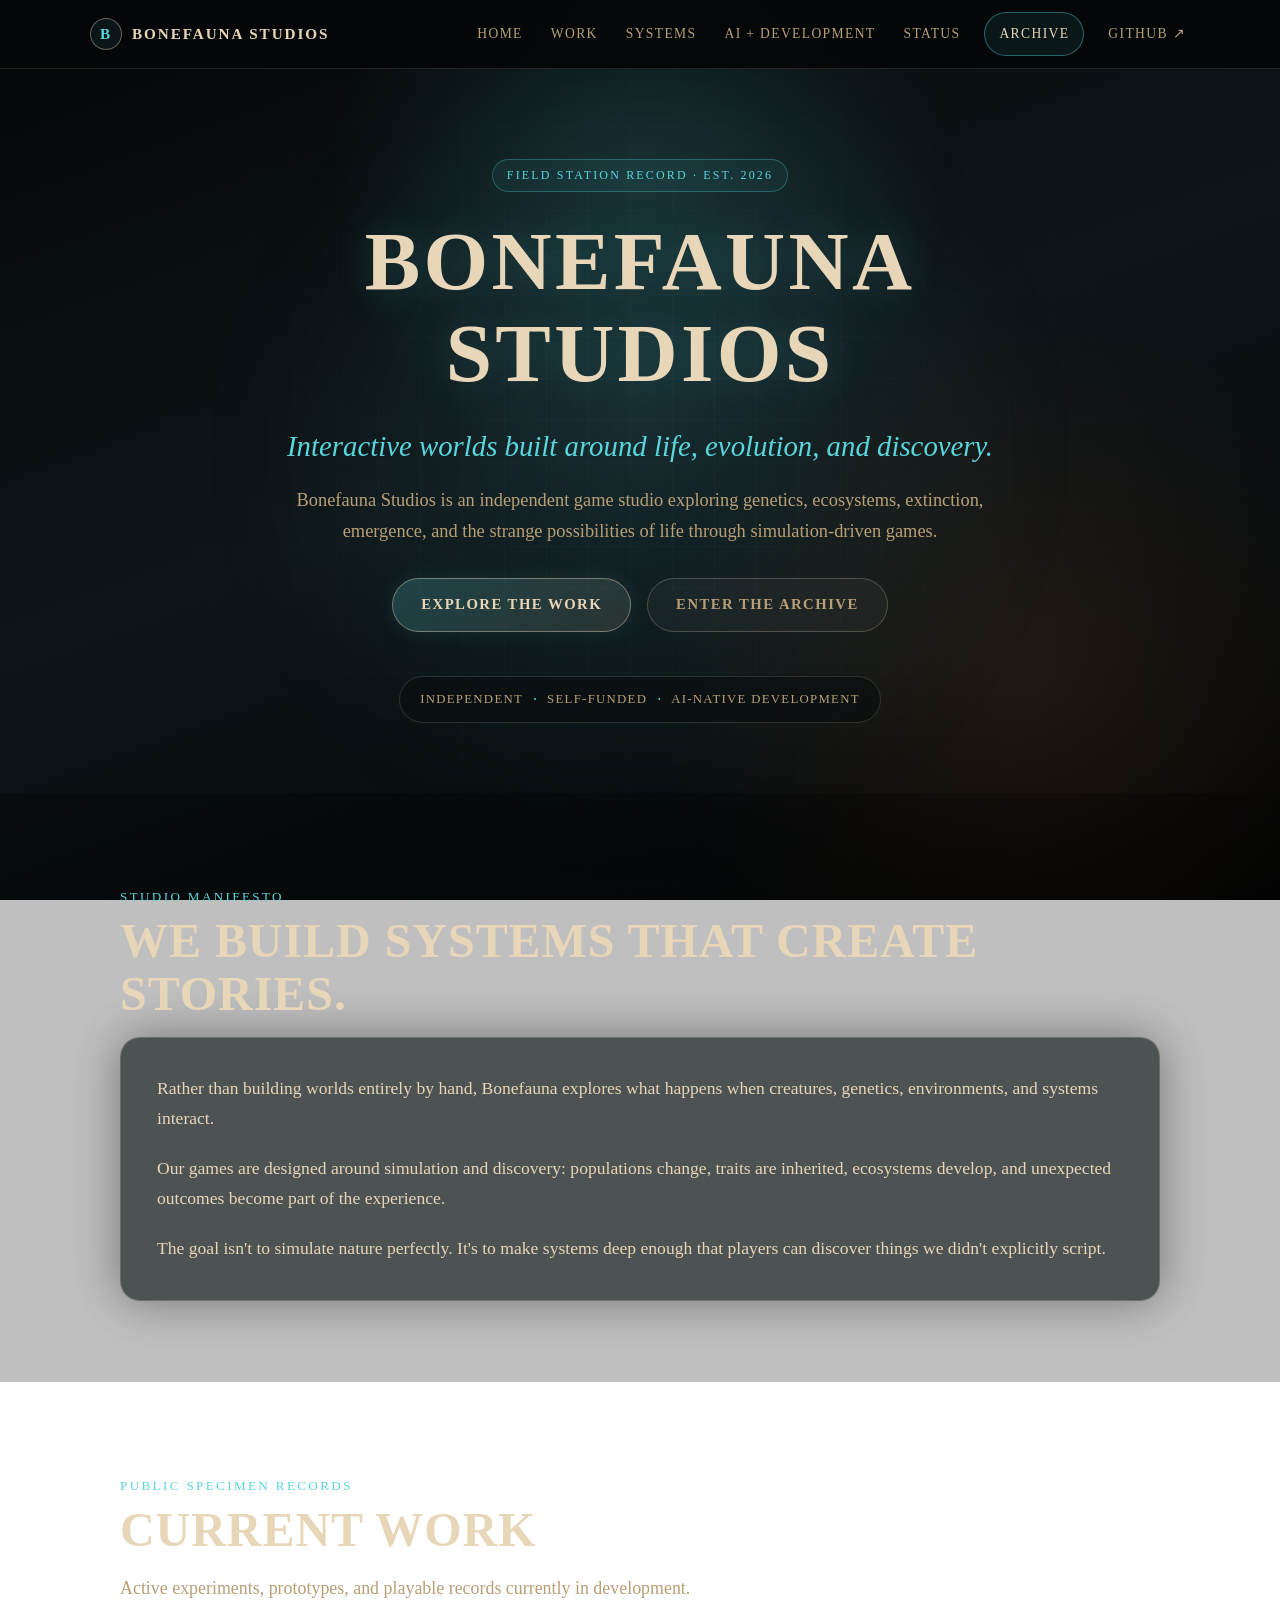
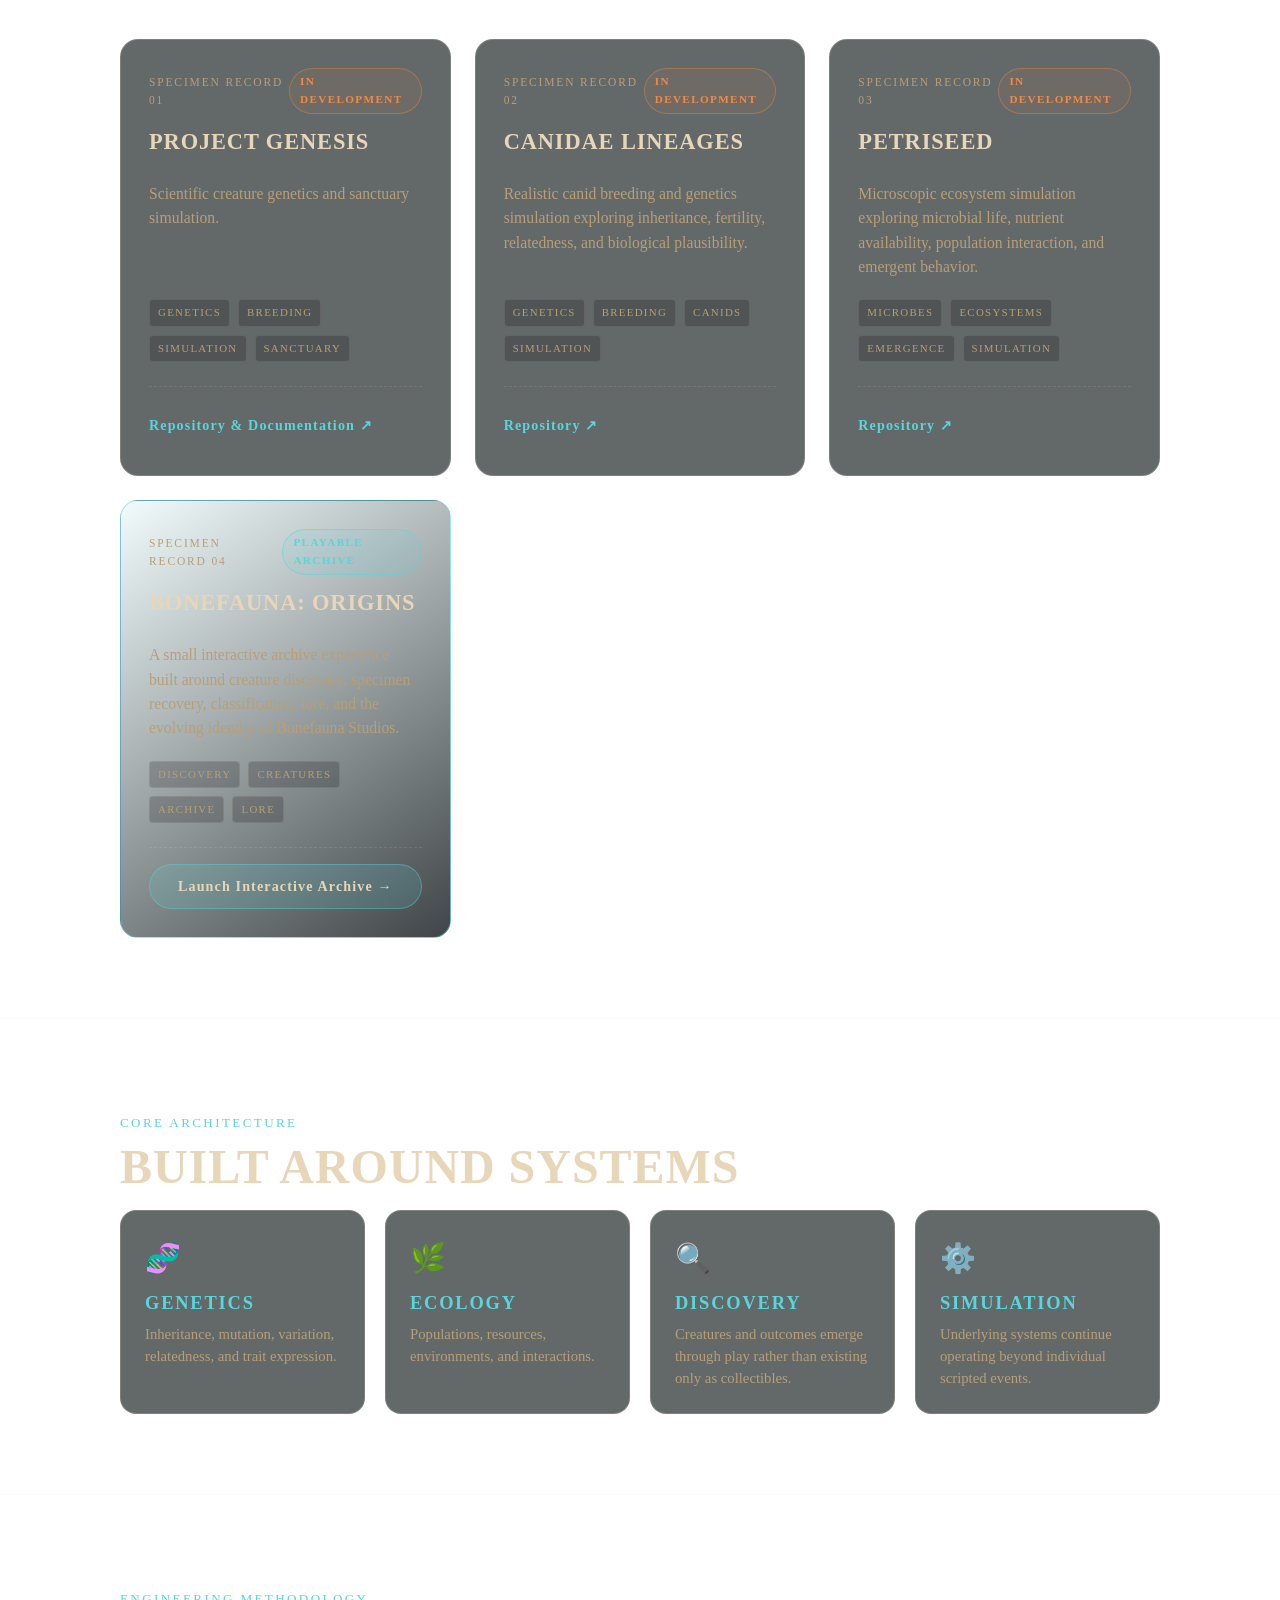
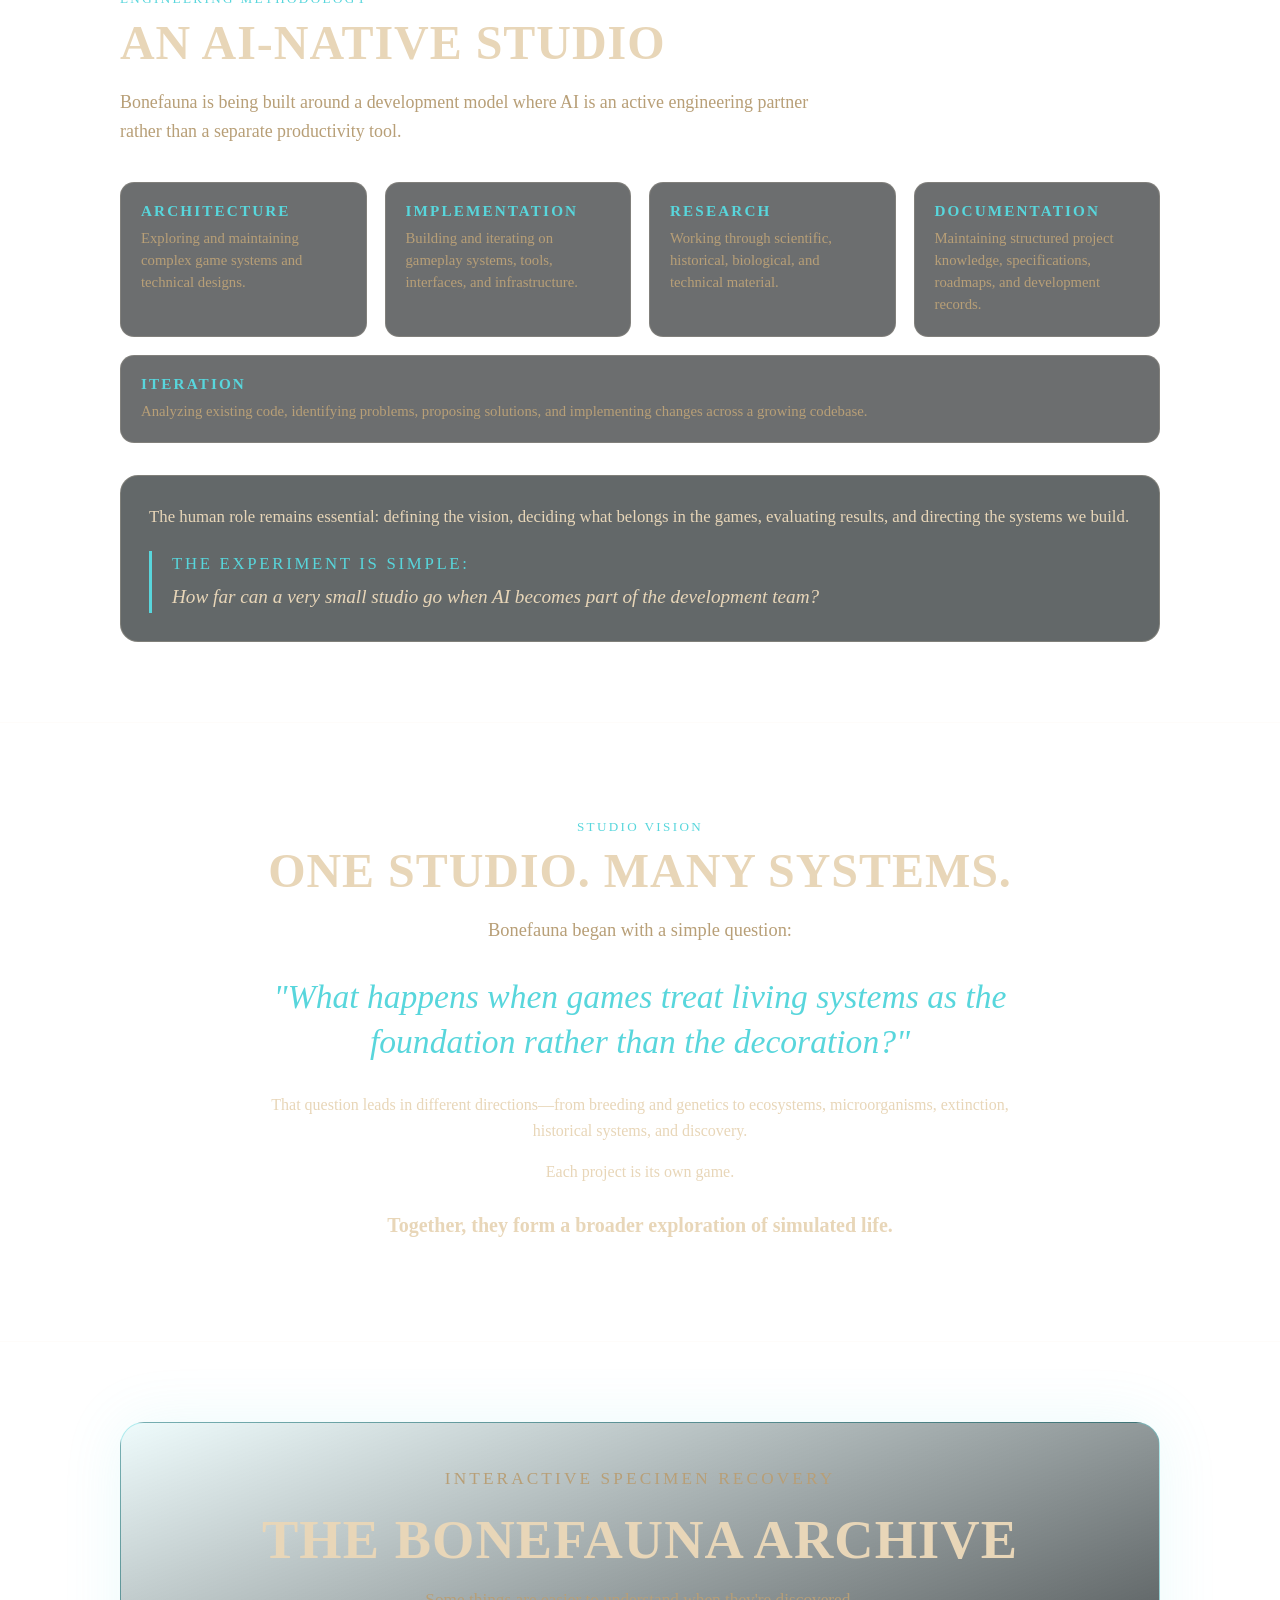
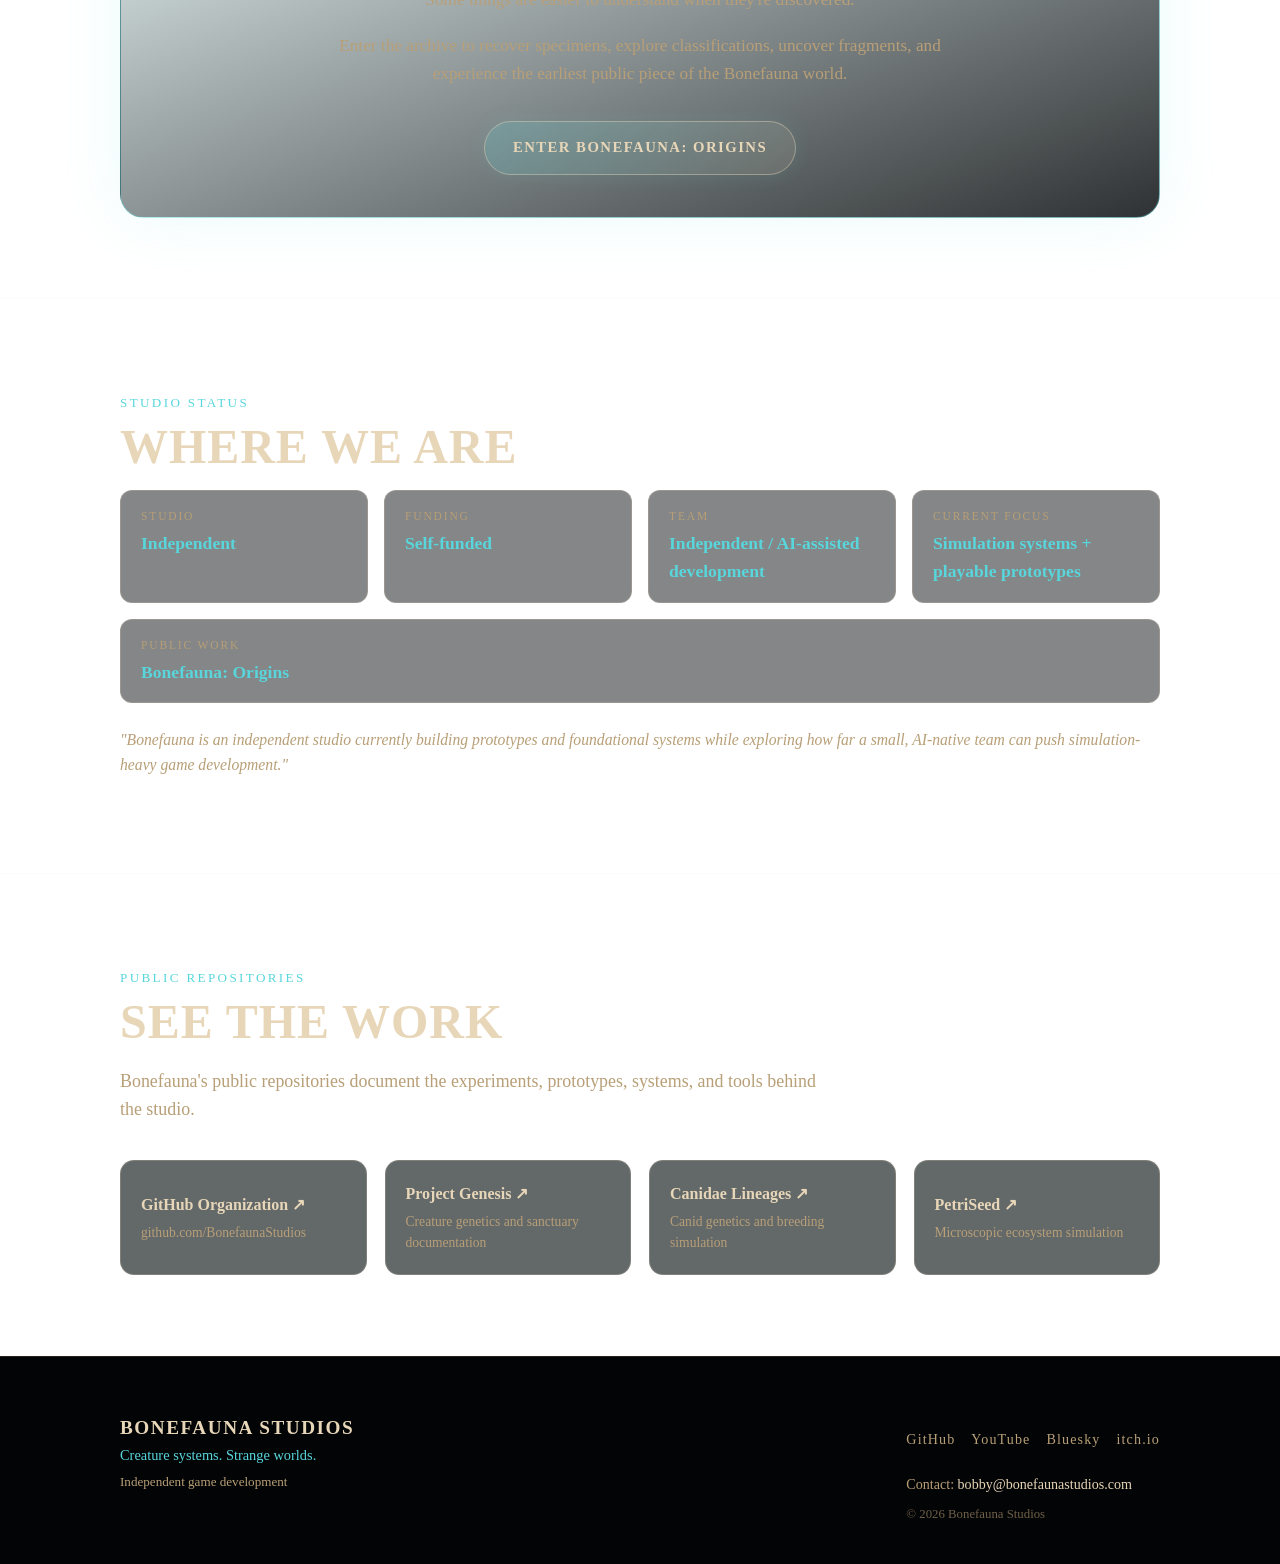
<file: index.html>
<!doctype html>
<html lang="en">
<head>
  <meta charset="utf-8" />
  <meta name="viewport" content="width=device-width, initial-scale=1" />
  <title>Bonefauna Studios — Simulation Games About Life</title>
  <meta name="description" content="Bonefauna Studios — Independent simulation games exploring genetics, ecosystems, evolution, extinction, and discovery." />

  <!-- Open Graph / Social Media -->
  <meta property="og:type" content="website" />
  <meta property="og:title" content="Bonefauna Studios — Simulation Games About Life" />
  <meta property="og:description" content="Bonefauna Studios — Independent simulation games exploring genetics, ecosystems, evolution, extinction, and discovery." />
  <meta property="og:site_name" content="Bonefauna Studios" />
  <meta name="twitter:card" content="summary_large_image" />
  <meta name="twitter:title" content="Bonefauna Studios — Simulation Games About Life" />
  <meta name="twitter:description" content="Bonefauna Studios — Independent simulation games exploring genetics, ecosystems, evolution, extinction, and discovery." />

  <link rel="stylesheet" href="style.css" />
</head>
<body class="studio-body">
  <div class="mist" aria-hidden="true"></div>

  <!-- Header Navigation -->
  <header class="site-header">
    <div class="header-inner">
      <a href="index.html" class="brand-link">
        <span class="brand-icon">B</span>
        <span class="brand-text">BONEFAUNA STUDIOS</span>
      </a>

      <button id="menuToggle" class="menu-toggle" aria-expanded="false" aria-controls="siteNav" aria-label="Toggle Navigation Menu">
        <span class="hamburger-bar"></span>
        <span class="hamburger-bar"></span>
        <span class="hamburger-bar"></span>
      </button>

      <nav id="siteNav" class="site-nav" aria-label="Main Navigation">
        <a href="index.html">Home</a>
        <a href="#work">Work</a>
        <a href="#systems">Systems</a>
        <a href="#ai-native">AI + Development</a>
        <a href="#status">Status</a>
        <a href="origins.html" class="nav-highlight">Archive</a>
        <a href="https://github.com/BonefaunaStudios" target="_blank" rel="noopener noreferrer">GitHub ↗</a>
      </nav>
    </div>
  </header>

  <main>
    <!-- HERO SECTION -->
    <section class="hero-section">
      <div class="hero-container">
        <div class="specimen-badge">FIELD STATION RECORD · EST. 2026</div>
        <h1>BONEFAUNA STUDIOS</h1>
        <p class="hero-subtitle">Interactive worlds built around life, evolution, and discovery.</p>
        <p class="hero-description">
          Bonefauna Studios is an independent game studio exploring genetics, ecosystems, extinction, emergence, and the strange possibilities of life through simulation-driven games.
        </p>
        <div class="button-group">
          <a href="#work" class="primary">Explore the Work</a>
          <a href="origins.html" class="secondary">Enter the Archive</a>
        </div>
        <div class="status-bar">
          <span class="status-tag">Independent</span>
          <span class="status-dot" aria-hidden="true">·</span>
          <span class="status-tag">Self-funded</span>
          <span class="status-dot" aria-hidden="true">·</span>
          <span class="status-tag">AI-native development</span>
        </div>
      </div>
    </section>

    <!-- STUDIO STATEMENT -->
    <section class="section statement-section">
      <div class="section-container">
        <p class="eyebrow">Studio Manifesto</p>
        <h2>WE BUILD SYSTEMS THAT CREATE STORIES.</h2>
        <div class="statement-card">
          <p>
            Rather than building worlds entirely by hand, Bonefauna explores what happens when creatures, genetics, environments, and systems interact.
          </p>
          <p>
            Our games are designed around simulation and discovery: populations change, traits are inherited, ecosystems develop, and unexpected outcomes become part of the experience.
          </p>
          <p>
            The goal isn't to simulate nature perfectly. It's to make systems deep enough that players can discover things we didn't explicitly script.
          </p>
        </div>
      </div>
    </section>

    <!-- CURRENT WORK -->
    <section id="work" class="section work-section">
      <div class="section-container">
        <p class="eyebrow">Public Specimen Records</p>
        <h2>CURRENT WORK</h2>
        <p class="section-lead">Active experiments, prototypes, and playable records currently in development.</p>

        <div class="specimen-records-grid">

          <!-- PROJECT GENESIS -->
          <article class="specimen-card">
            <div class="specimen-header">
              <span class="specimen-id">SPECIMEN RECORD 01</span>
              <span class="status-pill dev">IN DEVELOPMENT</span>
            </div>
            <h3>PROJECT GENESIS</h3>
            <p class="specimen-summary">Scientific creature genetics and sanctuary simulation.</p>
            <div class="specimen-tags">
              <span>GENETICS</span>
              <span>BREEDING</span>
              <span>SIMULATION</span>
              <span>SANCTUARY</span>
            </div>
            <div class="specimen-footer">
              <a href="https://github.com/EmoOreo/project-genesis-docs" target="_blank" rel="noopener noreferrer" class="record-link">
                Repository & Documentation ↗
              </a>
            </div>
          </article>

          <!-- CANIDAE LINEAGES -->
          <article class="specimen-card">
            <div class="specimen-header">
              <span class="specimen-id">SPECIMEN RECORD 02</span>
              <span class="status-pill dev">IN DEVELOPMENT</span>
            </div>
            <h3>CANIDAE LINEAGES</h3>
            <p class="specimen-summary">Realistic canid breeding and genetics simulation exploring inheritance, fertility, relatedness, and biological plausibility.</p>
            <div class="specimen-tags">
              <span>GENETICS</span>
              <span>BREEDING</span>
              <span>CANIDS</span>
              <span>SIMULATION</span>
            </div>
            <div class="specimen-footer">
              <a href="https://github.com/EmoOreo/canidae-lineages" target="_blank" rel="noopener noreferrer" class="record-link">
                Repository ↗
              </a>
            </div>
          </article>

          <!-- PETRISEED -->
          <article class="specimen-card">
            <div class="specimen-header">
              <span class="specimen-id">SPECIMEN RECORD 03</span>
              <span class="status-pill dev">IN DEVELOPMENT</span>
            </div>
            <h3>PETRISEED</h3>
            <p class="specimen-summary">Microscopic ecosystem simulation exploring microbial life, nutrient availability, population interaction, and emergent behavior.</p>
            <div class="specimen-tags">
              <span>MICROBES</span>
              <span>ECOSYSTEMS</span>
              <span>EMERGENCE</span>
              <span>SIMULATION</span>
            </div>
            <div class="specimen-footer">
              <a href="https://github.com/EmoOreo/petriseed" target="_blank" rel="noopener noreferrer" class="record-link">
                Repository ↗
              </a>
            </div>
          </article>

          <!-- BONEFAUNA: ORIGINS -->
          <article class="specimen-card highlight-card">
            <div class="specimen-header">
              <span class="specimen-id">SPECIMEN RECORD 04</span>
              <span class="status-pill playable">PLAYABLE ARCHIVE</span>
            </div>
            <h3>BONEFAUNA: ORIGINS</h3>
            <p class="specimen-summary">A small interactive archive experience built around creature discovery, specimen recovery, classification, lore, and the evolving identity of Bonefauna Studios.</p>
            <div class="specimen-tags">
              <span>DISCOVERY</span>
              <span>CREATURES</span>
              <span>ARCHIVE</span>
              <span>LORE</span>
            </div>
            <div class="specimen-footer">
              <a href="origins.html" class="record-link action-link">
                Launch Interactive Archive →
              </a>
            </div>
          </article>

        </div>
      </div>
    </section>

    <!-- SYSTEMS -->
    <section id="systems" class="section systems-section">
      <div class="section-container">
        <p class="eyebrow">Core Architecture</p>
        <h2>BUILT AROUND SYSTEMS</h2>
        <div class="systems-grid">

          <div class="system-box">
            <div class="system-icon">🧬</div>
            <h3>GENETICS</h3>
            <p>Inheritance, mutation, variation, relatedness, and trait expression.</p>
          </div>

          <div class="system-box">
            <div class="system-icon">🌿</div>
            <h3>ECOLOGY</h3>
            <p>Populations, resources, environments, and interactions.</p>
          </div>

          <div class="system-box">
            <div class="system-icon">🔍</div>
            <h3>DISCOVERY</h3>
            <p>Creatures and outcomes emerge through play rather than existing only as collectibles.</p>
          </div>

          <div class="system-box">
            <div class="system-icon">⚙️</div>
            <h3>SIMULATION</h3>
            <p>Underlying systems continue operating beyond individual scripted events.</p>
          </div>

        </div>
      </div>
    </section>

    <!-- AI-NATIVE DEVELOPMENT -->
    <section id="ai-native" class="section ai-section">
      <div class="section-container">
        <p class="eyebrow">Engineering Methodology</p>
        <h2>AN AI-NATIVE STUDIO</h2>
        <p class="section-lead">
          Bonefauna is being built around a development model where AI is an active engineering partner rather than a separate productivity tool.
        </p>

        <div class="ai-roles-grid">
          <div class="ai-role-card">
            <h4>ARCHITECTURE</h4>
            <p>Exploring and maintaining complex game systems and technical designs.</p>
          </div>

          <div class="ai-role-card">
            <h4>IMPLEMENTATION</h4>
            <p>Building and iterating on gameplay systems, tools, interfaces, and infrastructure.</p>
          </div>

          <div class="ai-role-card">
            <h4>RESEARCH</h4>
            <p>Working through scientific, historical, biological, and technical material.</p>
          </div>

          <div class="ai-role-card">
            <h4>DOCUMENTATION</h4>
            <p>Maintaining structured project knowledge, specifications, roadmaps, and development records.</p>
          </div>

          <div class="ai-role-card full-width">
            <h4>ITERATION</h4>
            <p>Analyzing existing code, identifying problems, proposing solutions, and implementing changes across a growing codebase.</p>
          </div>
        </div>

        <div class="ai-human-statement">
          <p>
            The human role remains essential: defining the vision, deciding what belongs in the games, evaluating results, and directing the systems we build.
          </p>
          <div class="experiment-quote">
            <p class="quote-label">THE EXPERIMENT IS SIMPLE:</p>
            <p class="quote-text">How far can a very small studio go when AI becomes part of the development team?</p>
          </div>
        </div>
      </div>
    </section>

    <!-- VISION -->
    <section class="section vision-section">
      <div class="section-container">
        <p class="eyebrow">Studio Vision</p>
        <h2>ONE STUDIO. MANY SYSTEMS.</h2>
        <div class="vision-content">
          <p class="vision-lead">Bonefauna began with a simple question:</p>
          <blockquote class="vision-question">
            "What happens when games treat living systems as the foundation rather than the decoration?"
          </blockquote>
          <p>
            That question leads in different directions—from breeding and genetics to ecosystems, microorganisms, extinction, historical systems, and discovery.
          </p>
          <p>
            Each project is its own game.
          </p>
          <p class="vision-summary">
            Together, they form a broader exploration of simulated life.
          </p>
        </div>
      </div>
    </section>

    <!-- ARCHIVE PORTAL -->
    <section class="section archive-portal-section">
      <div class="section-container">
        <div class="archive-portal-card">
          <p class="eyebrow">Interactive Specimen Recovery</p>
          <h2>THE BONEFAUNA ARCHIVE</h2>
          <p>
            Some things are easier to understand when they're discovered.
          </p>
          <p>
            Enter the archive to recover specimens, explore classifications, uncover fragments, and experience the earliest public piece of the Bonefauna world.
          </p>
          <a href="origins.html" class="primary enter-archive-btn">Enter Bonefauna: Origins</a>
        </div>
      </div>
    </section>

    <!-- STATUS -->
    <section id="status" class="section status-section">
      <div class="section-container">
        <p class="eyebrow">STUDIO STATUS</p>
        <h2>WHERE WE ARE</h2>

        <div class="status-grid">
          <div class="status-item">
            <span class="status-label">STUDIO</span>
            <span class="status-value">Independent</span>
          </div>
          <div class="status-item">
            <span class="status-label">FUNDING</span>
            <span class="status-value">Self-funded</span>
          </div>
          <div class="status-item">
            <span class="status-label">TEAM</span>
            <span class="status-value">Independent / AI-assisted development</span>
          </div>
          <div class="status-item">
            <span class="status-label">CURRENT FOCUS</span>
            <span class="status-value">Simulation systems + playable prototypes</span>
          </div>
          <div class="status-item full-width">
            <span class="status-label">PUBLIC WORK</span>
            <span class="status-value">Bonefauna: Origins</span>
          </div>
        </div>

        <p class="status-note">
          "Bonefauna is an independent studio currently building prototypes and foundational systems while exploring how far a small, AI-native team can push simulation-heavy game development."
        </p>
      </div>
    </section>

    <!-- OPEN DEVELOPMENT -->
    <section class="section open-dev-section">
      <div class="section-container">
        <p class="eyebrow">Public Repositories</p>
        <h2>SEE THE WORK</h2>
        <p class="section-lead">
          Bonefauna's public repositories document the experiments, prototypes, systems, and tools behind the studio.
        </p>

        <div class="open-dev-links">
          <a href="https://github.com/BonefaunaStudios" target="_blank" rel="noopener noreferrer" class="dev-link-card">
            <span class="dev-link-title">GitHub Organization ↗</span>
            <span class="dev-link-desc">github.com/BonefaunaStudios</span>
          </a>
          <a href="https://github.com/EmoOreo/project-genesis-docs" target="_blank" rel="noopener noreferrer" class="dev-link-card">
            <span class="dev-link-title">Project Genesis ↗</span>
            <span class="dev-link-desc">Creature genetics and sanctuary documentation</span>
          </a>
          <a href="https://github.com/EmoOreo/canidae-lineages" target="_blank" rel="noopener noreferrer" class="dev-link-card">
            <span class="dev-link-title">Canidae Lineages ↗</span>
            <span class="dev-link-desc">Canid genetics and breeding simulation</span>
          </a>
          <a href="https://github.com/EmoOreo/petriseed" target="_blank" rel="noopener noreferrer" class="dev-link-card">
            <span class="dev-link-title">PetriSeed ↗</span>
            <span class="dev-link-desc">Microscopic ecosystem simulation</span>
          </a>
        </div>
      </div>
    </section>
  </main>

  <!-- FOOTER -->
  <footer class="site-footer">
    <div class="footer-container">
      <div class="footer-brand">
        <h3>BONEFAUNA STUDIOS</h3>
        <p class="footer-tagline">Creature systems. Strange worlds.</p>
        <p class="footer-subtext">Independent game development</p>
      </div>

      <div class="footer-nav">
        <div class="footer-links">
          <a href="https://github.com/BonefaunaStudios" target="_blank" rel="noopener noreferrer">GitHub</a>
          <a href="https://www.youtube.com/@BonefaunaStudios" target="_blank" rel="noopener noreferrer">YouTube</a>
          <a href="https://bsky.app/profile/bonefaunastudios.bsky.social" target="_blank" rel="noopener noreferrer">Bluesky</a>
          <a href="https://bonefaunastudios.itch.io" target="_blank" rel="noopener noreferrer">itch.io</a>
        </div>
        <p class="footer-contact">
          Contact: <a href="mailto:bobby@bonefaunastudios.com">bobby@bonefaunastudios.com</a>
        </p>
        <p class="footer-copy">© 2026 Bonefauna Studios</p>
      </div>
    </div>
  </footer>

  <script>
    document.addEventListener('DOMContentLoaded', function() {
      const toggleBtn = document.getElementById('menuToggle');
      const navMenu = document.getElementById('siteNav');

      if (toggleBtn && navMenu) {
        toggleBtn.addEventListener('click', function() {
          const isOpen = toggleBtn.getAttribute('aria-expanded') === 'true';
          toggleBtn.setAttribute('aria-expanded', !isOpen);
          navMenu.classList.toggle('is-active');
        });

        // Close menu when clicking navigation link
        navMenu.querySelectorAll('a').forEach(link => {
          link.addEventListener('click', function() {
            toggleBtn.setAttribute('aria-expanded', 'false');
            navMenu.classList.remove('is-active');
          });
        });
      }
    });
  </script>
</body>
</html>
</file>
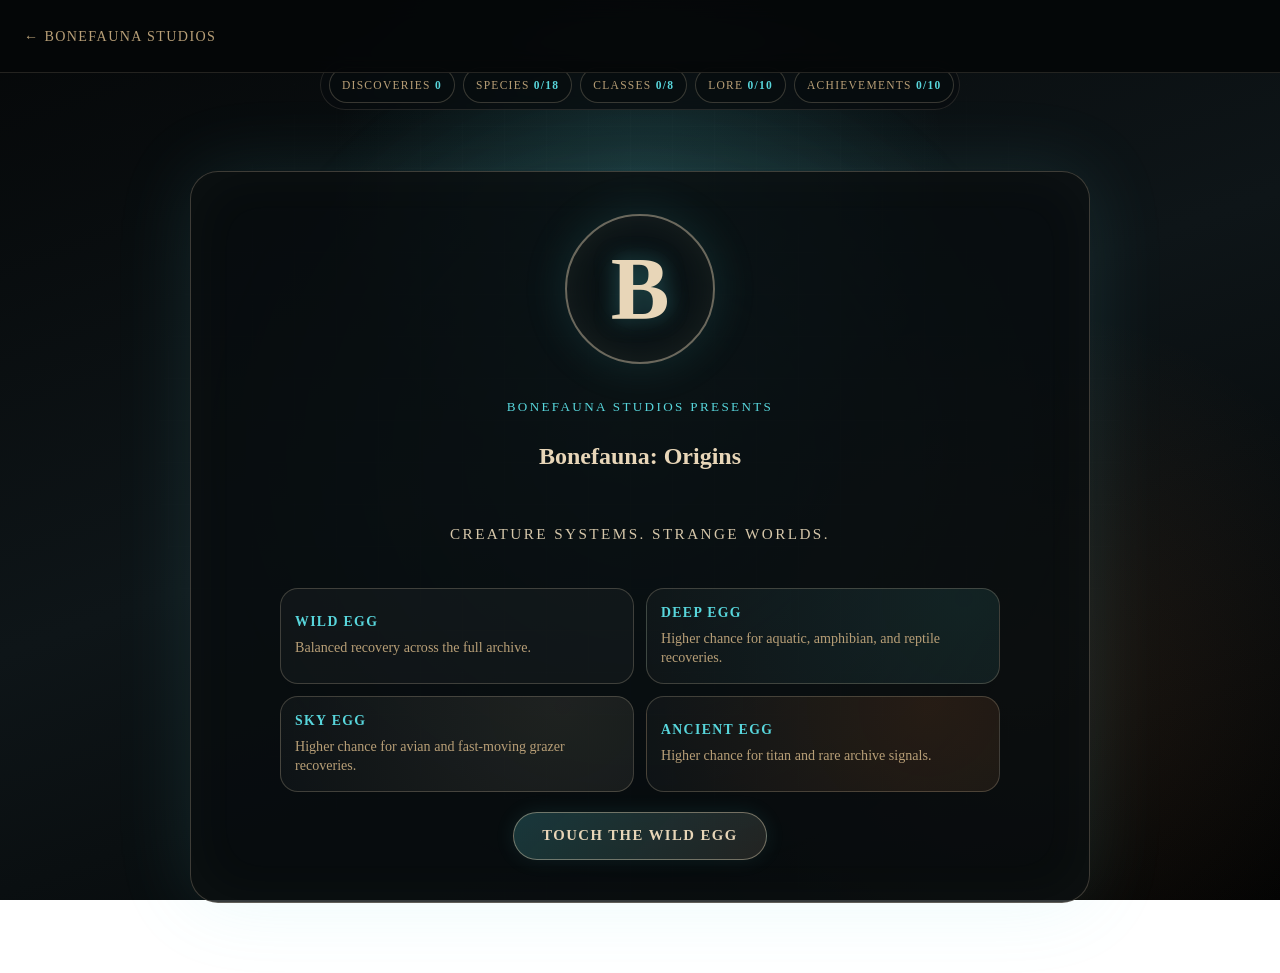
<file: origins.html>
<!doctype html>
<html lang="en">
<head>
  <meta charset="utf-8" />
  <meta name="viewport" content="width=device-width, initial-scale=1" />
  <title>Bonefauna: Origins — Playable Archive</title>
  <meta name="description" content="Bonefauna: Origins — Interactive creature discovery and specimen recovery archive." />
  <link rel="stylesheet" href="style.css" />
</head>
<body class="origins-body">
  <header class="origins-header">
    <a href="index.html" class="back-to-studio">← Bonefauna Studios</a>
  </header>
  <main id="app" class="screen intro">
    <div class="mist"></div>
    <section class="panel">
      <div class="brand-mark">B</div>
      <p class="eyebrow">Bonefauna Studios presents</p>
      <h1>Bonefauna: Origins</h1>
      <p class="tagline">Creature systems. Strange worlds.</p>
      <button id="startBtn" class="primary">Touch the Egg</button>
    </section>
  </main>

  <script src="script.js"></script>
</body>
</html>
</file>
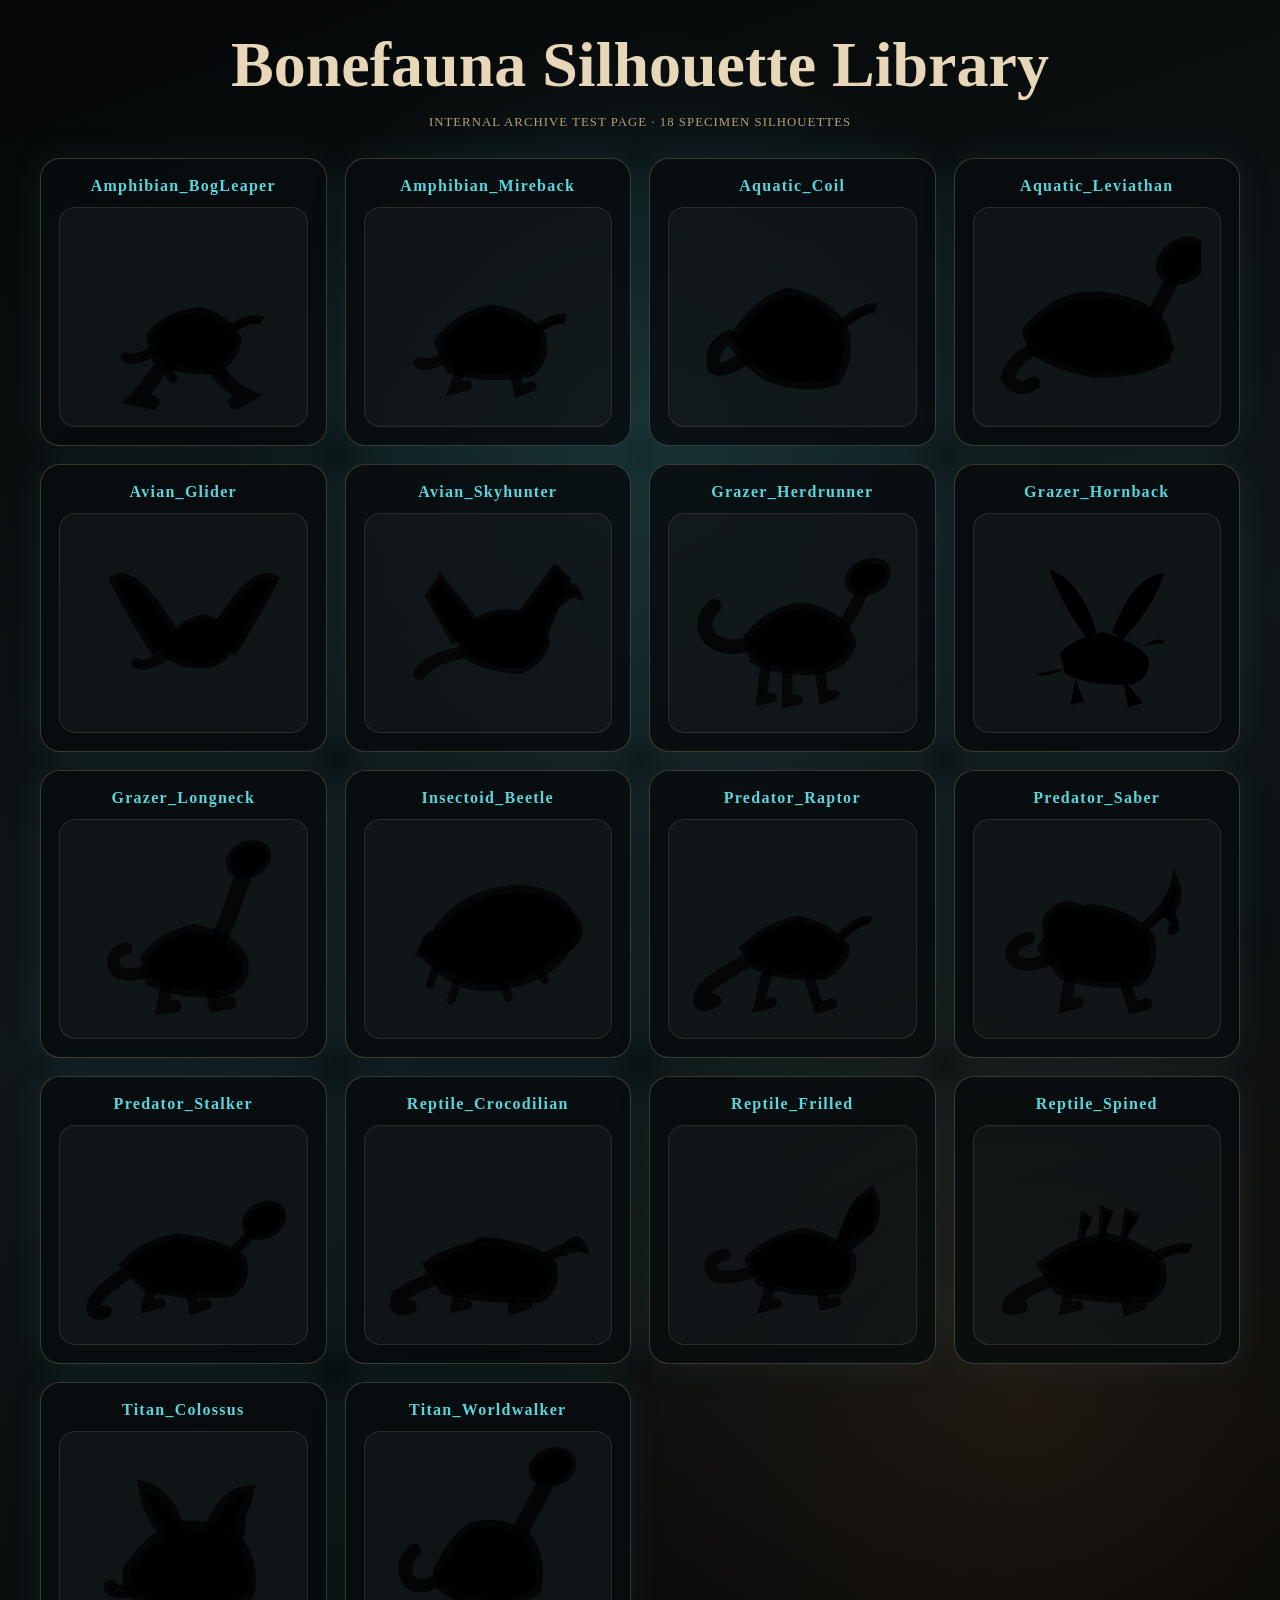
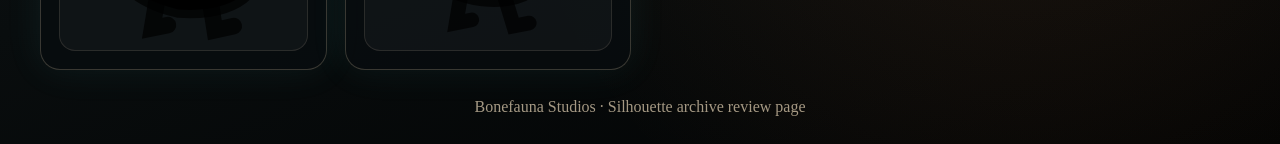
<file: silhouettes.html>
<!doctype html>
<html lang="en">
<head>
  <meta charset="utf-8" />
  <meta name="viewport" content="width=device-width, initial-scale=1" />
  <title>Bonefauna Silhouette Library</title>

  <style>
    :root {
      --bone: #e8d6b8;
      --bone-dim: #b89f77;
      --teal: #58d6dc;
      --dark: #050708;
      --panel: rgba(8, 13, 15, 0.82);
    }

    * { box-sizing: border-box; }

    body {
      margin: 0;
      min-height: 100vh;
      font-family: Georgia, "Times New Roman", serif;
      color: var(--bone);
      background:
        radial-gradient(circle at 50% 25%, rgba(88, 214, 220, .14), transparent 28%),
        radial-gradient(circle at 80% 80%, rgba(240, 139, 69, .10), transparent 30%),
        linear-gradient(160deg, #050708, #101719 48%, #020303);
      padding: 28px;
    }

    header {
      max-width: 1100px;
      margin: 0 auto 28px;
      text-align: center;
    }

    h1 {
      margin: 0;
      font-size: clamp(2rem, 6vw, 4rem);
    }

    p {
      color: var(--bone-dim);
      letter-spacing: .08em;
      text-transform: uppercase;
      font-size: .8rem;
    }

    .grid {
      max-width: 1200px;
      margin: 0 auto;
      display: grid;
      grid-template-columns: repeat(auto-fit, minmax(240px, 1fr));
      gap: 18px;
    }

    .card {
      background: var(--panel);
      border: 1px solid rgba(232, 214, 184, .22);
      border-radius: 20px;
      padding: 18px;
      text-align: center;
      box-shadow: 0 0 38px rgba(88,214,220,.08);
    }

    .card h2 {
      margin: 0 0 12px;
      font-size: 1rem;
      color: var(--teal);
      letter-spacing: .08em;
    }

    .frame {
      height: 220px;
      display: grid;
      place-items: center;
      border-radius: 16px;
      background: rgba(255,255,255,.035);
      border: 1px solid rgba(232,214,184,.12);
      overflow: hidden;
    }

    .frame img {
      width: 92%;
      height: 92%;
      object-fit: contain;
      display: block;
    }

    footer {
      max-width: 1100px;
      margin: 28px auto 0;
      text-align: center;
      opacity: .7;
    }
  </style>
</head>

<body>
  <header>
    <h1>Bonefauna Silhouette Library</h1>
    <p>Internal archive test page · 18 specimen silhouettes</p>
  </header>

  <main class="grid">

    <section class="card">
      <h2>Amphibian_BogLeaper</h2>
      <div class="frame">
        <img src="assets/silhouettes/Amphibian_BogLeaper.svg" alt="Amphibian BogLeaper silhouette">
      </div>
    </section>

    <section class="card">
      <h2>Amphibian_Mireback</h2>
      <div class="frame">
        <img src="assets/silhouettes/Amphibian_Mireback.svg" alt="Amphibian Mireback silhouette">
      </div>
    </section>

    <section class="card">
      <h2>Aquatic_Coil</h2>
      <div class="frame">
        <img src="assets/silhouettes/Aquatic_Coil.svg" alt="Aquatic Coil silhouette">
      </div>
    </section>

    <section class="card">
      <h2>Aquatic_Leviathan</h2>
      <div class="frame">
        <img src="assets/silhouettes/Aquatic_Leviathan.svg" alt="Aquatic Leviathan silhouette">
      </div>
    </section>

    <section class="card">
      <h2>Avian_Glider</h2>
      <div class="frame">
        <img src="assets/silhouettes/Avian_Glider.svg" alt="Avian Glider silhouette">
      </div>
    </section>

    <section class="card">
      <h2>Avian_Skyhunter</h2>
      <div class="frame">
        <img src="assets/silhouettes/Avian_Skyhunter.svg" alt="Avian Skyhunter silhouette">
      </div>
    </section>

    <section class="card">
      <h2>Grazer_Herdrunner</h2>
      <div class="frame">
        <img src="assets/silhouettes/Grazer_Herdrunner.svg" alt="Grazer Herdrunner silhouette">
      </div>
    </section>

    <section class="card">
      <h2>Grazer_Hornback</h2>
      <div class="frame">
        <img src="assets/silhouettes/Grazer_Hornback.svg" alt="Grazer Hornback silhouette">
      </div>
    </section>

    <section class="card">
      <h2>Grazer_Longneck</h2>
      <div class="frame">
        <img src="assets/silhouettes/Grazer_Longneck.svg" alt="Grazer Longneck silhouette">
      </div>
    </section>

    <section class="card">
      <h2>Insectoid_Beetle</h2>
      <div class="frame">
        <img src="assets/silhouettes/Insectoid_Beetle.svg" alt="Insectoid Beetle silhouette">
      </div>
    </section>

    <section class="card">
      <h2>Predator_Raptor</h2>
      <div class="frame">
        <img src="assets/silhouettes/Predator_Raptor.svg" alt="Predator Raptor silhouette">
      </div>
    </section>

    <section class="card">
      <h2>Predator_Saber</h2>
      <div class="frame">
        <img src="assets/silhouettes/Predator_Saber.svg" alt="Predator Saber silhouette">
      </div>
    </section>

    <section class="card">
      <h2>Predator_Stalker</h2>
      <div class="frame">
        <img src="assets/silhouettes/Predator_Stalker.svg" alt="Predator Stalker silhouette">
      </div>
    </section>

    <section class="card">
      <h2>Reptile_Crocodilian</h2>
      <div class="frame">
        <img src="assets/silhouettes/Reptile_Crocodilian.svg" alt="Reptile Crocodilian silhouette">
      </div>
    </section>

    <section class="card">
      <h2>Reptile_Frilled</h2>
      <div class="frame">
        <img src="assets/silhouettes/Reptile_Frilled.svg" alt="Reptile Frilled silhouette">
      </div>
    </section>

    <section class="card">
      <h2>Reptile_Spined</h2>
      <div class="frame">
        <img src="assets/silhouettes/Reptile_Spined.svg" alt="Reptile Spined silhouette">
      </div>
    </section>

    <section class="card">
      <h2>Titan_Colossus</h2>
      <div class="frame">
        <img src="assets/silhouettes/Titan_Colossus.svg" alt="Titan Colossus silhouette">
      </div>
    </section>

    <section class="card">
      <h2>Titan_Worldwalker</h2>
      <div class="frame">
        <img src="assets/silhouettes/Titan_Worldwalker.svg" alt="Titan Worldwalker silhouette">
      </div>
    </section>

  </main>

  <footer>
    Bonefauna Studios · Silhouette archive review page
  </footer>
</body>
</html>
</file>
<file: style.css>
:root {
  --bone: #e8d6b8;
  --bone-dim: #b89f77;
  --teal: #58d6dc;
  --teal-glow: rgba(88, 214, 220, 0.25);
  --ember: #f08b45;
  --rare: #f0be5c;
  --mythic: #b274ff;
  --dark: #050708;
  --dark-surface: #0a0e10;
  --panel: rgba(8, 13, 15, 0.82);
  --panel-border: rgba(232, 214, 184, 0.22);
  --glass-bg: rgba(16, 23, 26, 0.65);
}

* { box-sizing: border-box; }

html {
  scroll-behavior: smooth;
  font-size: 16px;
}

html, body {
  min-height: 100%;
  margin: 0;
  padding: 0;
}

body {
  font-family: Georgia, 'Times New Roman', serif;
  color: var(--bone);
  background:
    radial-gradient(circle at 50% 20%, rgba(88, 214, 220, 0.14), transparent 32%),
    radial-gradient(circle at 80% 75%, rgba(240, 139, 69, 0.10), transparent 30%),
    linear-gradient(160deg, #050708, #0e1518 48%, #020303);
  background-attachment: fixed;
  overflow-x: hidden;
  overflow-y: auto;
  line-height: 1.6;
}

/* Studio Background Grid & Mist */
body::before {
  content: "";
  position: fixed;
  inset: 0;
  background-image:
    linear-gradient(rgba(255, 255, 255, 0.025) 1px, transparent 1px),
    linear-gradient(90deg, rgba(255, 255, 255, 0.025) 1px, transparent 1px);
  background-size: 42px 42px;
  mask-image: radial-gradient(circle at 50% 50%, black, transparent 82%);
  pointer-events: none;
  z-index: 0;
}

.mist {
  position: fixed;
  inset: -20%;
  background: radial-gradient(circle, rgba(88, 214, 220, 0.11), transparent 38%);
  filter: blur(34px);
  animation: drift 11s ease-in-out infinite alternate;
  pointer-events: none;
  z-index: 0;
}

@keyframes drift {
  from { transform: translate(-3%, -2%) scale(1); }
  to { transform: translate(3%, 2%) scale(1.08); }
}

/* Focus & Accessibility */
:focus-visible {
  outline: 2px solid var(--teal);
  outline-offset: 4px;
}

/* Header & Site Navigation */
.site-header, .origins-header {
  position: sticky;
  top: 0;
  z-index: 100;
  background: rgba(5, 7, 8, 0.92);
  backdrop-filter: blur(12px);
  -webkit-backdrop-filter: blur(12px);
  border-bottom: 1px solid rgba(232, 214, 184, 0.14);
  padding: 12px 20px;
}

.header-inner {
  max-width: 1100px;
  margin: 0 auto;
  display: flex;
  align-items: center;
  justify-content: space-between;
  gap: 16px;
}

.brand-link {
  display: flex;
  align-items: center;
  gap: 10px;
  text-decoration: none;
  color: var(--bone);
  font-weight: 700;
  letter-spacing: 0.12em;
  min-height: 44px;
}

.brand-icon {
  display: grid;
  place-items: center;
  width: 32px;
  height: 32px;
  border-radius: 50%;
  border: 1px solid rgba(232, 214, 184, 0.4);
  color: var(--teal);
  font-size: 0.95rem;
  font-weight: 800;
  background: rgba(88, 214, 220, 0.08);
}

.brand-text {
  font-size: 0.95rem;
}

.site-nav {
  display: flex;
  align-items: center;
  gap: 20px;
}

.site-nav a {
  color: var(--bone-dim);
  text-decoration: none;
  font-size: 0.85rem;
  letter-spacing: 0.1em;
  text-transform: uppercase;
  transition: color 0.2s ease;
  padding: 8px 4px;
  min-height: 44px;
  display: inline-flex;
  align-items: center;
}

.site-nav a:hover {
  color: var(--teal);
}

.site-nav a.nav-highlight {
  color: var(--bone);
  border: 1px solid rgba(88, 214, 220, 0.4);
  padding: 6px 14px;
  border-radius: 999px;
  background: rgba(88, 214, 220, 0.08);
}

.site-nav a.nav-highlight:hover {
  border-color: var(--teal);
  box-shadow: 0 0 16px rgba(88, 214, 220, 0.2);
}

.menu-toggle {
  display: none;
  background: transparent;
  border: 1px solid rgba(232, 214, 184, 0.28);
  border-radius: 8px;
  padding: 8px 10px;
  cursor: pointer;
  min-height: 44px;
  min-width: 44px;
  flex-direction: column;
  justify-content: center;
  gap: 5px;
}

.menu-toggle:hover,
.menu-toggle:focus-visible {
  border-color: var(--teal);
  box-shadow: 0 0 12px rgba(88, 214, 220, 0.2);
}

.hamburger-bar {
  display: block;
  width: 22px;
  height: 2px;
  background-color: var(--bone);
  transition: transform 0.2s ease, opacity 0.2s ease;
}

.origins-header {
  padding: 14px 24px;
}

.back-to-studio {
  color: var(--bone-dim);
  text-decoration: none;
  font-size: 0.88rem;
  letter-spacing: 0.1em;
  text-transform: uppercase;
  display: inline-flex;
  align-items: center;
  min-height: 44px;
}

.back-to-studio:hover {
  color: var(--teal);
}

/* Sections & Container */
main {
  position: relative;
  z-index: 1;
}

.section {
  padding: 80px 20px;
  border-bottom: 1px solid rgba(232, 214, 184, 0.08);
}

.section-container {
  max-width: 1040px;
  margin: 0 auto;
}

.eyebrow {
  color: var(--teal);
  font-size: 0.82rem;
  letter-spacing: 0.18em;
  text-transform: uppercase;
  margin-bottom: 8px;
}

h1, h2, h3, h4 {
  font-weight: 700;
  line-height: 1.1;
  color: var(--bone);
  margin-top: 0;
}

h2 {
  font-size: clamp(1.8rem, 4.5vw, 3rem);
  margin-bottom: 16px;
  letter-spacing: 0.02em;
}

.section-lead {
  font-size: 1.12rem;
  color: var(--bone-dim);
  max-width: 720px;
  margin-bottom: 36px;
}

/* Buttons */
.primary, .secondary, .button-group a {
  display: inline-flex;
  align-items: center;
  justify-content: center;
  padding: 14px 28px;
  min-height: 48px;
  border-radius: 999px;
  font-family: inherit;
  font-weight: 700;
  font-size: 0.92rem;
  letter-spacing: 0.1em;
  text-transform: uppercase;
  text-decoration: none;
  cursor: pointer;
  transition: all 0.2s ease;
  box-sizing: border-box;
}

.primary {
  border: 1px solid rgba(232, 214, 184, 0.42);
  background: linear-gradient(135deg, rgba(88, 214, 220, 0.22), rgba(232, 214, 184, 0.12));
  color: var(--bone);
  box-shadow: 0 0 20px rgba(88, 214, 220, 0.1);
}

.primary:hover {
  border-color: var(--teal);
  box-shadow: 0 0 26px rgba(88, 214, 220, 0.28);
  color: #fff;
}

.secondary {
  border: 1px solid rgba(232, 214, 184, 0.24);
  background: rgba(255, 255, 255, 0.04);
  color: var(--bone-dim);
}

.secondary:hover {
  border-color: var(--bone);
  color: var(--bone);
  background: rgba(255, 255, 255, 0.08);
}

.button-group {
  display: flex;
  flex-wrap: wrap;
  gap: 16px;
  margin: 28px 0;
}

/* HERO SECTION */
.hero-section {
  padding: 90px 20px 70px;
  text-align: center;
  display: grid;
  place-items: center;
  min-height: 70vh;
}

.hero-container {
  max-width: 860px;
}

.specimen-badge {
  display: inline-block;
  border: 1px solid rgba(88, 214, 220, 0.3);
  padding: 6px 14px;
  border-radius: 999px;
  font-size: 0.75rem;
  letter-spacing: 0.18em;
  color: var(--teal);
  background: rgba(88, 214, 220, 0.06);
  margin-bottom: 24px;
}

.hero-section h1 {
  font-size: clamp(2.5rem, 7vw, 5.2rem);
  letter-spacing: 0.04em;
  margin-bottom: 12px;
  text-shadow: 0 0 40px rgba(88, 214, 220, 0.2);
}

.hero-subtitle {
  font-size: clamp(1.2rem, 3vw, 1.8rem);
  color: var(--teal);
  margin-bottom: 20px;
  font-style: italic;
  line-height: 1.3;
}

.hero-description {
  font-size: 1.15rem;
  color: var(--bone-dim);
  max-width: 720px;
  margin: 0 auto 32px;
  line-height: 1.65;
}

.hero-section .button-group {
  justify-content: center;
}

.status-bar {
  display: inline-flex;
  align-items: center;
  gap: 10px;
  flex-wrap: wrap;
  justify-content: center;
  padding: 10px 20px;
  border: 1px solid rgba(232, 214, 184, 0.16);
  border-radius: 999px;
  background: rgba(10, 14, 16, 0.6);
  margin-top: 16px;
}

.status-tag {
  font-size: 0.8rem;
  letter-spacing: 0.1em;
  text-transform: uppercase;
  color: var(--bone-dim);
}

.status-dot {
  color: var(--teal);
}

/* STUDIO STATEMENT */
.statement-section {
  background: rgba(0, 0, 0, 0.25);
}

.statement-card {
  border: 1px solid var(--panel-border);
  border-radius: 20px;
  padding: 36px;
  background: var(--glass-bg);
  box-shadow: 0 0 50px rgba(0, 0, 0, 0.4);
  font-size: 1.1rem;
  line-height: 1.7;
}

.statement-card p {
  margin-top: 0;
  margin-bottom: 20px;
}

.statement-card p:last-child {
  margin-bottom: 0;
}

/* SPECIMEN RECORDS / CURRENT WORK */
.specimen-records-grid {
  display: grid;
  grid-template-columns: repeat(auto-fit, minmax(300px, 1fr));
  gap: 24px;
}

.specimen-card {
  border: 1px solid var(--panel-border);
  border-radius: 18px;
  padding: 28px;
  background: var(--glass-bg);
  display: flex;
  flex-direction: column;
  justify-content: space-between;
  transition: transform 0.25s ease, border-color 0.25s ease, box-shadow 0.25s ease;
  position: relative;
  overflow: hidden;
}

.specimen-card:hover {
  transform: translateY(-4px);
  border-color: rgba(88, 214, 220, 0.45);
  box-shadow: 0 10px 30px rgba(0, 0, 0, 0.5), 0 0 20px rgba(88, 214, 220, 0.12);
}

.specimen-card.highlight-card {
  border-color: rgba(88, 214, 220, 0.5);
  background: linear-gradient(145deg, rgba(88, 214, 220, 0.08), rgba(16, 23, 26, 0.8));
}

.specimen-header {
  display: flex;
  align-items: center;
  justify-content: space-between;
  margin-bottom: 16px;
}

.specimen-id {
  font-size: 0.72rem;
  letter-spacing: 0.16em;
  color: var(--bone-dim);
  text-transform: uppercase;
}

.status-pill {
  font-size: 0.7rem;
  letter-spacing: 0.12em;
  padding: 4px 10px;
  border-radius: 999px;
  text-transform: uppercase;
  font-weight: 700;
}

.status-pill.dev {
  border: 1px solid rgba(240, 139, 69, 0.4);
  color: var(--ember);
  background: rgba(240, 139, 69, 0.08);
}

.status-pill.playable {
  border: 1px solid rgba(88, 214, 220, 0.5);
  color: var(--teal);
  background: rgba(88, 214, 220, 0.12);
}

.specimen-card h3 {
  font-size: 1.4rem;
  margin-bottom: 12px;
  letter-spacing: 0.04em;
}

.specimen-summary {
  font-size: 0.98rem;
  color: var(--bone-dim);
  margin-bottom: 20px;
  line-height: 1.55;
  flex-grow: 1;
}

.specimen-tags {
  display: flex;
  flex-wrap: wrap;
  gap: 8px;
  margin-bottom: 24px;
}

.specimen-tags span {
  font-size: 0.68rem;
  letter-spacing: 0.12em;
  padding: 4px 8px;
  border: 1px solid rgba(232, 214, 184, 0.14);
  border-radius: 4px;
  color: var(--bone-dim);
  background: rgba(0, 0, 0, 0.2);
}

.specimen-footer {
  padding-top: 16px;
  border-top: 1px dashed rgba(232, 214, 184, 0.14);
}

.record-link {
  color: var(--teal);
  text-decoration: none;
  font-size: 0.88rem;
  letter-spacing: 0.08em;
  font-weight: 700;
  display: inline-flex;
  align-items: center;
  min-height: 44px;
}

.record-link:hover {
  text-decoration: underline;
}

.action-link {
  color: var(--bone);
  background: rgba(88, 214, 220, 0.15);
  border: 1px solid rgba(88, 214, 220, 0.4);
  padding: 10px 18px;
  border-radius: 999px;
  text-decoration: none;
  width: 100%;
  justify-content: center;
}

.action-link:hover {
  background: rgba(88, 214, 220, 0.28);
  border-color: var(--teal);
  text-decoration: none;
}

/* SYSTEMS */
.systems-grid {
  display: grid;
  grid-template-columns: repeat(auto-fit, minmax(220px, 1fr));
  gap: 20px;
}

.system-box {
  border: 1px solid var(--panel-border);
  border-radius: 16px;
  padding: 24px;
  background: var(--glass-bg);
}

.system-icon {
  font-size: 1.8rem;
  margin-bottom: 12px;
}

.system-box h3 {
  font-size: 1.15rem;
  letter-spacing: 0.1em;
  color: var(--teal);
  margin-bottom: 10px;
}

.system-box p {
  font-size: 0.92rem;
  color: var(--bone-dim);
  margin: 0;
  line-height: 1.5;
}

/* AI-NATIVE DEVELOPMENT */
.ai-roles-grid {
  display: grid;
  grid-template-columns: repeat(auto-fit, minmax(220px, 1fr));
  gap: 18px;
  margin-bottom: 32px;
}

.ai-role-card {
  border: 1px solid rgba(232, 214, 184, 0.16);
  border-radius: 14px;
  padding: 20px;
  background: rgba(10, 14, 16, 0.6);
}

.ai-role-card.full-width {
  grid-column: 1 / -1;
}

.ai-role-card h4 {
  color: var(--teal);
  font-size: 0.95rem;
  letter-spacing: 0.14em;
  margin-bottom: 8px;
}

.ai-role-card p {
  font-size: 0.92rem;
  color: var(--bone-dim);
  margin: 0;
  line-height: 1.5;
}

.ai-human-statement {
  border: 1px solid var(--panel-border);
  border-radius: 18px;
  padding: 28px;
  background: var(--glass-bg);
}

.ai-human-statement p {
  font-size: 1.05rem;
  margin-top: 0;
  margin-bottom: 20px;
}

.experiment-quote {
  border-left: 3px solid var(--teal);
  padding-left: 20px;
  margin-top: 20px;
}

.quote-label {
  font-size: 0.78rem;
  letter-spacing: 0.16em;
  color: var(--teal);
  margin-bottom: 4px !important;
}

.quote-text {
  font-size: 1.2rem !important;
  font-style: italic;
  color: var(--bone) !important;
  margin: 0 !important;
}

/* VISION */
.vision-section {
  text-align: center;
}

.vision-content {
  max-width: 780px;
  margin: 0 auto;
}

.vision-lead {
  font-size: 1.15rem;
  color: var(--bone-dim);
}

.vision-question {
  font-size: clamp(1.3rem, 3.5vw, 2.1rem);
  font-style: italic;
  color: var(--teal);
  margin: 28px 0;
  padding: 0 10px;
  border: none;
  line-height: 1.35;
}

.vision-summary {
  font-size: 1.25rem;
  color: var(--bone);
  font-weight: 700;
  margin-top: 24px;
}

/* ARCHIVE PORTAL */
.archive-portal-card {
  border: 1px solid rgba(88, 214, 220, 0.4);
  border-radius: 24px;
  padding: 42px 28px;
  background: linear-gradient(160deg, rgba(88, 214, 220, 0.1), rgba(10, 14, 16, 0.85));
  text-align: center;
  box-shadow: 0 0 60px rgba(88, 214, 220, 0.12);
}

.archive-portal-card h2 {
  font-size: clamp(2rem, 5vw, 3.4rem);
  margin-bottom: 16px;
}

.archive-portal-card p {
  max-width: 620px;
  margin: 0 auto 18px;
  font-size: 1.08rem;
  color: var(--bone-dim);
}

.enter-archive-btn {
  margin-top: 16px;
}

/* STATUS SECTION */
.status-grid {
  display: grid;
  grid-template-columns: repeat(auto-fit, minmax(220px, 1fr));
  gap: 16px;
  margin-bottom: 24px;
}

.status-item {
  border: 1px solid var(--panel-border);
  border-radius: 12px;
  padding: 16px 20px;
  background: rgba(10, 14, 16, 0.5);
}

.status-item.full-width {
  grid-column: 1 / -1;
}

.status-label {
  display: block;
  font-size: 0.72rem;
  letter-spacing: 0.16em;
  color: var(--bone-dim);
  margin-bottom: 4px;
}

.status-value {
  display: block;
  font-size: 1.1rem;
  color: var(--teal);
  font-weight: 700;
}

.status-note {
  font-size: 0.98rem;
  color: var(--bone-dim);
  font-style: italic;
  line-height: 1.6;
}

/* OPEN DEVELOPMENT */
.open-dev-links {
  display: grid;
  grid-template-columns: repeat(auto-fit, minmax(240px, 1fr));
  gap: 18px;
}

.dev-link-card {
  border: 1px solid var(--panel-border);
  border-radius: 14px;
  padding: 20px;
  background: var(--glass-bg);
  text-decoration: none;
  transition: all 0.2s ease;
  min-height: 80px;
  display: flex;
  flex-direction: column;
  justify-content: center;
}

.dev-link-card:hover {
  border-color: var(--teal);
  transform: translateY(-2px);
  box-shadow: 0 6px 20px rgba(0, 0, 0, 0.4);
}

.dev-link-title {
  color: var(--bone);
  font-weight: 700;
  font-size: 1rem;
  margin-bottom: 4px;
}

.dev-link-desc {
  color: var(--bone-dim);
  font-size: 0.85rem;
}

/* FOOTER */
.site-footer {
  border-top: 1px solid rgba(232, 214, 184, 0.14);
  background: #030405;
  padding: 60px 20px 40px;
}

.footer-container {
  max-width: 1040px;
  margin: 0 auto;
  display: flex;
  flex-wrap: wrap;
  justify-content: space-between;
  gap: 32px;
}

.footer-brand h3 {
  font-size: 1.2rem;
  letter-spacing: 0.08em;
  margin-bottom: 6px;
}

.footer-tagline {
  color: var(--teal);
  font-size: 0.9rem;
  margin: 0 0 4px;
}

.footer-subtext {
  color: var(--bone-dim);
  font-size: 0.82rem;
  margin: 0;
}

.footer-links {
  display: flex;
  gap: 16px;
  margin-bottom: 12px;
  flex-wrap: wrap;
}

.footer-links a {
  color: var(--bone-dim);
  text-decoration: none;
  font-size: 0.88rem;
  letter-spacing: 0.08em;
  min-height: 44px;
  display: inline-flex;
  align-items: center;
}

.footer-links a:hover {
  color: var(--teal);
}

.footer-contact {
  color: var(--bone-dim);
  font-size: 0.88rem;
  margin: 0 0 8px;
}

.footer-contact a {
  color: var(--bone);
  text-decoration: none;
}

.footer-contact a:hover {
  color: var(--teal);
}

.footer-copy {
  color: rgba(184, 159, 119, 0.6);
  font-size: 0.8rem;
  margin: 0;
}

/* MOBILE RESPONSIVE LAYOUTS (360px, 390px, 412px Android) */
@media (max-width: 768px) {
  .site-header {
    padding: 10px 16px;
  }

  .header-inner {
    position: relative;
    flex-direction: row;
    align-items: center;
    justify-content: space-between;
  }

  .menu-toggle {
    display: flex;
  }

  .site-nav {
    display: none;
    position: absolute;
    top: calc(100% + 10px);
    left: -16px;
    right: -16px;
    background: #070a0c;
    border-bottom: 1px solid rgba(232, 214, 184, 0.22);
    box-shadow: 0 20px 35px rgba(0, 0, 0, 0.95);
    flex-direction: column;
    align-items: stretch;
    padding: 12px 20px 20px;
    gap: 4px;
    z-index: 200;
  }

  .site-nav.is-active {
    display: flex;
  }

  .site-nav a {
    font-size: 0.95rem;
    padding: 12px 16px;
    border-radius: 8px;
    width: 100%;
    justify-content: flex-start;
  }

  .site-nav a:hover,
  .site-nav a:focus-visible {
    background: rgba(88, 214, 220, 0.1);
    color: var(--teal);
  }

  .site-nav a.nav-highlight {
    border-radius: 8px;
    margin-top: 6px;
  }

  .section {
    padding: 48px 14px;
  }

  .hero-section {
    padding: 36px 12px 36px;
    min-height: auto;
  }

  .hero-section h1 {
    font-size: clamp(2.1rem, 10vw, 3.4rem);
  }

  .hero-subtitle {
    font-size: 1.15rem;
  }

  .hero-description {
    font-size: 0.98rem;
  }

  .button-group {
    flex-direction: column;
    width: 100%;
  }

  .primary, .secondary, .button-group a {
    width: 100%;
  }

  .status-bar {
    border-radius: 14px;
    padding: 10px 14px;
    gap: 6px;
  }

  .status-tag {
    font-size: 0.74rem;
  }

  .statement-card, .ai-human-statement, .archive-portal-card {
    padding: 20px 14px;
  }

  .specimen-card {
    padding: 20px 14px;
  }

  .specimen-records-grid, .systems-grid, .ai-roles-grid, .open-dev-links {
    grid-template-columns: 1fr;
  }

  .status-grid {
    grid-template-columns: 1fr;
  }

  .footer-container {
    flex-direction: column;
    gap: 24px;
    text-align: center;
  }

  .footer-links {
    justify-content: center;
  }
}

/* Reduced Motion */
@media (prefers-reduced-motion: reduce) {
  .mist {
    animation: none;
  }
  .specimen-card, .dev-link-card, .primary, .secondary {
    transition: none;
  }
}

/* PRESERVED ORIGINS COMPATIBILITY STYLES */

.screen {
  min-height: 100vh;
  display: grid;
  place-items: center;
  padding: 74px 28px 46px;
  position: relative;
}

.panel {
  width: min(900px, 94vw);
  min-height: 520px;
  display: grid;
  justify-items: center;
  align-content: center;
  gap: 18px;
  padding: 42px;
  border: 1px solid rgba(232, 214, 184, .24);
  border-radius: 28px;
  background: var(--panel);
  box-shadow: 0 0 80px rgba(88,214,220,.12), inset 0 0 60px rgba(232,214,184,.035);
  text-align: center;
  position: relative;
  z-index: 2;
}

.archive-screen .panel,
.detail-screen .panel,
.reveal .panel {
  align-content: start;
}

.brand-mark, .egg {
  width: 150px;
  height: 150px;
  border-radius: 50%;
  display: grid;
  place-items: center;
  border: 2px solid rgba(232, 214, 184, .44);
  color: var(--bone);
  font-size: 88px;
  font-weight: 800;
  text-shadow: 0 0 22px rgba(88,214,220,.35);
  box-shadow: inset 0 0 36px rgba(232,214,184,.08), 0 0 46px rgba(88,214,220,.13);
}

.egg {
  position: relative;
  border-radius: 48% 52% 52% 48% / 60% 60% 40% 40%;
  background:
    radial-gradient(circle at 35% 25%, rgba(232,214,184,.55), transparent 16%),
    radial-gradient(circle at 60% 70%, rgba(88,214,220,.15), transparent 32%),
    linear-gradient(135deg, #d8c39c, #73644c 70%, #312b22);
  color: transparent;
  animation: pulse 2.4s ease-in-out infinite;
}

.egg::after {
  content: "";
  width: 58px;
  height: 84px;
  border-left: 4px solid rgba(30,25,20,.42);
  transform: rotate(16deg);
  opacity: .65;
}

.egg.crack { animation: crack 1.1s ease both; }

.shard {
  position: absolute;
  width: 28px;
  height: 22px;
  background: rgba(232,214,184,.72);
  clip-path: polygon(50% 0, 100% 100%, 0 82%);
  opacity: 0;
}

.shard-a { top: 20px; left: 36px; animation: shardA 1.05s ease forwards; }
.shard-b { top: 54px; right: 28px; animation: shardB 1.05s ease forwards; }
.shard-c { bottom: 28px; left: 62px; animation: shardC 1.05s ease forwards; }

.flash {
  position: absolute;
  inset: -18px;
  border-radius: 50%;
  background: radial-gradient(circle, rgba(232,214,184,.6), transparent 58%);
  opacity: 0;
  animation: hatchFlash 1.1s ease forwards;
}

@keyframes pulse { 50% { transform: scale(1.035); } }
@keyframes crack {
  15%, 55% { transform: translateX(-8px) rotate(-3deg); }
  35%, 75% { transform: translateX(8px) rotate(3deg); }
  100% { transform: scale(.9); opacity: .35; filter: blur(1px); }
}
@keyframes shardA { 40% { opacity: 1; } 100% { opacity: 0; transform: translate(-60px, -48px) rotate(-45deg); } }
@keyframes shardB { 40% { opacity: 1; } 100% { opacity: 0; transform: translate(70px, -26px) rotate(62deg); } }
@keyframes shardC { 40% { opacity: 1; } 100% { opacity: 0; transform: translate(-12px, 72px) rotate(30deg); } }
@keyframes hatchFlash {
  62% { opacity: 0; transform: scale(.82); }
  78% { opacity: .75; transform: scale(1.15); }
  100% { opacity: 0; transform: scale(1.55); }
}

.tagline, .traits {
  letter-spacing: .16em;
  text-transform: uppercase;
}

.tagline {
  color: #d6c7aa;
  font-size: .95rem;
}

.link-button {
  border: 1px solid rgba(232,214,184,.42);
  background: linear-gradient(135deg, rgba(88,214,220,.2), rgba(232,214,184,.1));
  color: var(--bone);
  padding: 14px 22px;
  border-radius: 999px;
  font-weight: 700;
  letter-spacing: .08em;
  text-transform: uppercase;
  cursor: pointer;
  text-decoration: none;
  font-family: inherit;
  font-size: 1rem;
  display: inline-flex;
  align-items: center;
  justify-content: center;
}

.link-button:hover, .link-button:focus-visible {
  border-color: var(--teal);
  box-shadow: 0 0 20px rgba(88,214,220,.2);
  outline: none;
}

.danger { opacity: .72; }

.creature {
  width: min(430px, 78vw);
  height: 260px;
  margin: 0 auto .4rem;
  display: grid;
  place-items: center;
  position: relative;
  filter: drop-shadow(0 0 26px rgba(78, 241, 255, 0.22));
  animation: revealPop .6s ease both;
  overflow: visible;
  background: transparent;
}

.creature::before,
.creature::after {
  content: none !important;
  display: none !important;
}

@keyframes revealPop {
  from { opacity: 0; transform: translateY(12px) scale(.92); }
  to { opacity: 1; transform: translateY(0) scale(1); }
}

.creature img {
  display: block;
  width: 100%;
  height: 100%;
  max-width: 100%;
  object-fit: contain;
  background: transparent;
  filter: drop-shadow(0 0 18px rgba(88,214,220,.2));
}

.detail-creature {
  width: min(460px, 82vw);
  height: 280px;
}

.missing-silhouette {
  border: 1px dashed rgba(232,214,184,.3);
  border-radius: 18px;
  padding: 20px;
  color: var(--bone-dim);
  text-transform: uppercase;
  letter-spacing: .12em;
  font-size: .8rem;
}

.rarity-ancient { filter: drop-shadow(0 0 28px rgba(240,139,69,.28)); }
.rarity-mythic { filter: drop-shadow(0 0 32px rgba(178,116,255,.35)); }
.rarity-genesis { filter: drop-shadow(0 0 42px rgba(88,214,220,.55)); }

.card {
  border: 1px solid rgba(232,214,184,.22);
  border-radius: 18px;
  padding: 24px;
  background: rgba(255,255,255,.035);
  width: min(660px, 100%);
}

.card h2 {
  margin: 0 0 10px;
  font-size: clamp(2.1rem, 6vw, 3.2rem);
  line-height: 1;
}

.traits {
  color: var(--teal);
  font-size: .86rem;
  line-height: 1.8;
}

.small {
  opacity: .78;
  font-size: .98rem;
  line-height: 1.45;
}

.meta-grid {
  display: grid;
  grid-template-columns: repeat(2, minmax(0,1fr));
  gap: 14px;
  margin: 18px 0;
  width: 100%;
}

.detail-meta {
  grid-template-columns: repeat(2, minmax(0,1fr));
}

.meta-grid div {
  border: 1px solid rgba(232,214,184,.18);
  border-radius: 16px;
  padding: 14px;
  background: rgba(0,0,0,.12);
}

.meta-grid span {
  display: block;
  color: var(--bone-dim);
  text-transform: uppercase;
  letter-spacing: .16em;
  font-size: .74rem;
  margin-bottom: 6px;
}

.meta-grid strong {
  display: block;
  color: var(--teal);
  font-size: 1.3rem;
  line-height: 1.18;
  word-break: break-word;
}

.fragment {
  margin-top: 18px;
  border-left: 3px solid var(--ember);
  text-align: left;
  padding: 10px 14px;
  background: rgba(240,139,69,.08);
  border-radius: 10px;
}

.fragment span {
  color: var(--ember);
  font-size: .75rem;
  letter-spacing: .14em;
}

.fragment p {
  margin: 5px 0 0;
  line-height: 1.5;
}

.rarity-card {
  position: relative;
  overflow: hidden;
}

.rarity-card::before {
  content: "";
  position: absolute;
  inset: 0;
  border-radius: inherit;
  pointer-events: none;
  opacity: .36;
}

.rarity-common { border-color: rgba(232,214,184,.22); }
.rarity-uncommon { border-color: rgba(88,214,220,.45); box-shadow: 0 0 22px rgba(88,214,220,.08); }
.rarity-rare { border-color: rgba(240,190,92,.65); box-shadow: 0 0 24px rgba(240,190,92,.12); }
.rarity-ancient { border-color: rgba(240,139,69,.7); box-shadow: 0 0 34px rgba(240,139,69,.18); }
.rarity-mythic { border-color: rgba(178,116,255,.74); box-shadow: 0 0 38px rgba(178,116,255,.22); }
.rarity-genesis { border-color: rgba(88,214,220,.95); box-shadow: 0 0 48px rgba(88,214,220,.35); }

.rarity-rare::before {
  background: linear-gradient(135deg, rgba(240,190,92,.16), transparent 38%);
}

.rarity-ancient::before {
  background: radial-gradient(circle at 20% 10%, rgba(240,139,69,.22), transparent 38%);
  animation: fossilPulse 2.8s ease-in-out infinite;
}

.rarity-mythic::before {
  background: linear-gradient(110deg, transparent 0%, rgba(178,116,255,.18) 35%, transparent 70%);
  animation: shimmer 3.2s linear infinite;
}

.rarity-genesis::before {
  background:
    radial-gradient(circle at 50% 0%, rgba(88,214,220,.25), transparent 38%),
    linear-gradient(135deg, rgba(232,214,184,.12), transparent 45%);
  animation: genesisPulse 2.4s ease-in-out infinite;
}

@keyframes fossilPulse { 50% { opacity: .66; } }
@keyframes shimmer { from { transform: translateX(-60%); } to { transform: translateX(60%); } }
@keyframes genesisPulse { 50% { opacity: .8; filter: brightness(1.18); } }

.links {
  display: flex;
  flex-wrap: wrap;
  justify-content: center;
  gap: 10px;
  margin-top: 8px;
  width: min(740px, 100%);
}

.archive-stats {
  position: fixed;
  z-index: 5;
  top: 60px;
  left: 50%;
  transform: translateX(-50%);
  display: flex;
  gap: 8px;
  max-width: min(980px, calc(100vw - 18px));
  overflow-x: auto;
  padding: 6px 8px;
  border: 1px solid rgba(232,214,184,.12);
  border-radius: 999px;
  background: rgba(8,13,15,.76);
  backdrop-filter: blur(8px);
  scrollbar-width: thin;
}

.archive-stats span {
  flex: 0 0 auto;
  border: 1px solid rgba(232,214,184,.22);
  border-radius: 999px;
  padding: 8px 12px;
  background: rgba(8,13,15,.72);
  color: var(--bone-dim);
  text-transform: uppercase;
  letter-spacing: .11em;
  font-size: .72rem;
}

.archive-stats strong {
  color: var(--teal);
}

.archive-list {
  width: min(760px, 100%);
  display: grid;
  gap: 10px;
  max-height: none;
  overflow: visible;
  padding: 4px;
}

.archive-entry {
  display: grid;
  grid-template-columns: 1fr 1.2fr 1fr;
  gap: 12px;
  align-items: center;
  text-align: left;
  border: 1px solid rgba(232,214,184,.18);
  border-radius: 14px;
  padding: 14px;
  background: rgba(255,255,255,.035);
  color: var(--bone);
  font-family: inherit;
  font-size: 1rem;
  width: 100%;
}

.archive-entry strong {
  color: var(--teal);
}

.archive-entry small {
  color: var(--bone-dim);
}

.archive-entry.locked {
  opacity: .55;
}

.rarity-row {
  cursor: pointer;
}

.rarity-row:hover {
  transform: translateY(-1px);
  border-color: var(--teal);
  box-shadow: 0 0 20px rgba(88,214,220,.12);
}

.completion-grid {
  width: min(760px, 100%);
  display: flex;
  flex-wrap: wrap;
  justify-content: center;
  gap: 8px;
  margin: 2px 0 14px;
}

.completion-pill {
  border: 1px solid rgba(232,214,184,.2);
  border-radius: 999px;
  padding: 9px 14px;
  background: rgba(255,255,255,.03);
  color: var(--bone-dim);
  text-transform: uppercase;
  letter-spacing: .1em;
  font-size: .78rem;
  font-family: inherit;
  cursor: pointer;
}

.completion-pill.found {
  border-color: rgba(88,214,220,.48);
  color: var(--teal);
  background: rgba(88,214,220,.08);
}

.completion-pill.active {
  border-color: rgba(232,214,184,.68);
  color: var(--bone);
  background: rgba(232,214,184,.08);
}

.achievement-pop {
  margin-top: 18px;
  border: 1px solid rgba(88,214,220,.28);
  border-radius: 14px;
  padding: 12px 14px;
  background: rgba(88,214,220,.08);
  text-align: left;
}

.achievement-pop span {
  color: var(--teal);
  font-size: .75rem;
  letter-spacing: .14em;
  text-transform: uppercase;
}

.achievement-pop p {
  margin: 5px 0 0;
  font-size: 1.05rem;
}

.achievement-list .archive-entry:not(.locked) {
  border-color: rgba(88,214,220,.32);
  background: rgba(88,214,220,.055);
}

.text-card {
  text-align: left;
  line-height: 1.65;
  font-size: 1rem;
}

.footer-link {
  margin: 0;
  opacity: .62;
  font-size: .85rem;
}

.footer-link a {
  color: var(--bone);
  text-decoration: none;
}

.footer-link a:hover {
  color: var(--teal);
}

/* Hatch Reconstruction Pipeline */
.egg-choice-grid {
  width: min(720px, 100%);
  display: grid;
  grid-template-columns: repeat(2, minmax(0, 1fr));
  gap: 12px;
  margin: 8px 0 2px;
}

.egg-choice {
  border: 1px solid rgba(232,214,184,.22);
  border-radius: 18px;
  padding: 14px;
  background: rgba(255,255,255,.035);
  color: var(--bone);
  font-family: inherit;
  cursor: pointer;
  text-align: left;
  min-height: 96px;
}

.egg-choice:hover,
.egg-choice:focus-visible {
  border-color: var(--teal);
  box-shadow: 0 0 20px rgba(88,214,220,.12);
  outline: none;
}

.egg-choice strong {
  display: block;
  color: var(--teal);
  text-transform: uppercase;
  letter-spacing: .1em;
  font-size: .86rem;
  margin-bottom: 8px;
}

.egg-choice span {
  display: block;
  color: var(--bone-dim);
  line-height: 1.35;
  font-size: .88rem;
}

.egg-choice-deep { background: radial-gradient(circle at 90% 10%, rgba(88,214,220,.1), rgba(255,255,255,.03)); }
.egg-choice-sky { background: radial-gradient(circle at 80% 10%, rgba(232,214,184,.1), rgba(255,255,255,.03)); }
.egg-choice-ancient { background: radial-gradient(circle at 80% 10%, rgba(240,139,69,.12), rgba(255,255,255,.03)); }

.scan-status {
  display: flex;
  flex-wrap: wrap;
  justify-content: center;
  gap: 8px;
  width: min(620px, 100%);
}

.scan-status span {
  border: 1px solid rgba(88,214,220,.22);
  border-radius: 999px;
  padding: 8px 12px;
  color: var(--bone-dim);
  text-transform: uppercase;
  letter-spacing: .1em;
  font-size: .72rem;
  background: rgba(88,214,220,.055);
  animation: scanStatus 1.25s ease-in-out infinite alternate;
}

.scan-status span:nth-child(2) { animation-delay: .18s; }
.scan-status span:nth-child(3) { animation-delay: .36s; }

@keyframes scanStatus {
  from { opacity: .55; transform: translateY(0); }
  to { opacity: 1; transform: translateY(-2px); color: var(--teal); }
}

.svg-stage {
  width: 100%;
  height: 100%;
  display: grid;
  place-items: center;
  color: var(--bone);
  transform: scale(var(--bf-scale, 1)) rotate(var(--bf-rotate, 0deg));
  filter:
    sepia(var(--bf-sepia, .35))
    hue-rotate(var(--bf-hue, 0deg))
    brightness(var(--bf-brightness, 1))
    contrast(var(--bf-contrast, 1))
    drop-shadow(0 0 18px rgba(88,214,220,.22));
}

.bf-svg {
  width: 100%;
  height: 100%;
  max-width: 100%;
  max-height: 100%;
  display: block;
  overflow: visible;
  color: currentColor;
}

.bf-svg [id="core"],
.bf-svg [id="limbs"],
.bf-svg [id="head"],
.bf-svg [id="signature"],
.bf-svg [id="detail"] {
  opacity: 0;
  transform-box: fill-box;
  transform-origin: center;
  animation: reconstructLayer .78s cubic-bezier(.16, .84, .26, 1) forwards;
}

.bf-svg [id="core"] { animation-delay: .10s; }
.bf-svg [id="limbs"] { animation-delay: .22s; }
.bf-svg [id="head"] { animation-delay: .34s; }
.bf-svg [id="signature"] { animation-delay: .48s; }
.bf-svg [id="detail"] { animation-delay: .62s; }

@keyframes reconstructLayer {
  0% { opacity: 0; transform: translateY(10px) scale(.86); filter: blur(6px); }
  55% { opacity: .62; filter: blur(1.5px); }
  100% { opacity: 1; transform: translateY(0) scale(1); filter: blur(0); }
}

.scan-lines {
  position: absolute;
  inset: 0;
  pointer-events: none;
  border-radius: 18px;
  opacity: .36;
  background:
    repeating-linear-gradient(
      180deg,
      rgba(88,214,220,.0) 0px,
      rgba(88,214,220,.0) 6px,
      rgba(88,214,220,.18) 7px,
      rgba(88,214,220,.0) 9px
    );
  mix-blend-mode: screen;
  animation: scanLines var(--bf-scan-speed, 1s) linear infinite;
}

@keyframes scanLines {
  from { background-position: 0 -40px; }
  to { background-position: 0 40px; }
}

.class-effect {
  position: absolute;
  inset: -8px;
  pointer-events: none;
  border-radius: 24px;
  opacity: .75;
}

.effect-predator .class-effect {
  background:
    linear-gradient(115deg, transparent 35%, rgba(240,139,69,.28) 36%, transparent 39%),
    linear-gradient(125deg, transparent 48%, rgba(232,214,184,.18) 49%, transparent 52%);
  animation: predatorSlash .9s ease-out both;
}

@keyframes predatorSlash {
  from { transform: translateX(-24px); opacity: 0; }
  45% { opacity: .9; }
  to { transform: translateX(24px); opacity: 0; }
}

.effect-grazer .class-effect {
  background: radial-gradient(circle at 50% 85%, rgba(232,214,184,.20), transparent 38%);
  animation: grazerDust 1.4s ease-out both;
}

@keyframes grazerDust {
  from { opacity: 0; transform: translateY(18px) scale(.88); }
  50% { opacity: .72; }
  to { opacity: 0; transform: translateY(-8px) scale(1.08); }
}

.effect-avian .class-effect {
  background:
    radial-gradient(ellipse at 20% 50%, rgba(232,214,184,.18), transparent 28%),
    radial-gradient(ellipse at 80% 50%, rgba(232,214,184,.18), transparent 28%);
  animation: avianSweep 1.1s ease-out both;
}

@keyframes avianSweep {
  from { opacity: 0; transform: scaleX(.72); }
  45% { opacity: .8; }
  to { opacity: 0; transform: scaleX(1.18); }
}

.effect-aquatic .class-effect,
.effect-amphibian .class-effect {
  background:
    radial-gradient(ellipse at center, transparent 38%, rgba(88,214,220,.22) 40%, transparent 44%),
    radial-gradient(ellipse at center, transparent 55%, rgba(88,214,220,.14) 57%, transparent 61%);
  animation: rippleBloom 1.35s ease-out both;
}

@keyframes rippleBloom {
  from { opacity: 0; transform: scale(.75); }
  30% { opacity: .78; }
  to { opacity: 0; transform: scale(1.25); }
}

.effect-reptile .class-effect {
  background: linear-gradient(90deg, transparent, rgba(240,139,69,.12), transparent);
  animation: heatShimmer 1.2s ease-in-out both;
}

@keyframes heatShimmer {
  0% { opacity: 0; transform: skewX(0deg); }
  35% { opacity: .72; transform: skewX(-5deg); }
  70% { opacity: .45; transform: skewX(5deg); }
  100% { opacity: 0; transform: skewX(0deg); }
}

.effect-insectoid .class-effect {
  background:
    linear-gradient(90deg, transparent 0 12%, rgba(88,214,220,.16) 13% 14%, transparent 15% 100%),
    linear-gradient(0deg, transparent 0 18%, rgba(88,214,220,.12) 19% 20%, transparent 21% 100%);
  background-size: 22px 22px;
  animation: insectScan 1.15s steps(6) both;
}

@keyframes insectScan {
  from { opacity: 0; transform: scale(.9); }
  35% { opacity: .75; }
  to { opacity: 0; transform: scale(1.04); }
}

.effect-titan .class-effect {
  background: radial-gradient(circle at 50% 90%, rgba(240,139,69,.18), transparent 44%);
  animation: titanWake 1.2s ease-out both;
}

.effect-titan {
  animation: revealPop .6s ease both, titanShake .45s .18s ease-in-out both;
}

@keyframes titanShake {
  0%, 100% { transform: translate(0,0) scale(1); }
  20% { transform: translate(-5px, 2px) scale(1.01); }
  40% { transform: translate(5px, -1px) scale(1.01); }
  60% { transform: translate(-3px, 1px) scale(1.005); }
  80% { transform: translate(3px, 0) scale(1.005); }
}

@keyframes titanWake {
  from { opacity: 0; transform: translateY(18px) scale(.88); }
  50% { opacity: .8; }
  to { opacity: 0; transform: translateY(-6px) scale(1.18); }
}

.reveal-event {
  width: min(620px, 100%);
  border: 1px solid rgba(232,214,184,.18);
  border-radius: 999px;
  padding: 10px 14px;
  background: rgba(0,0,0,.18);
  text-transform: uppercase;
  letter-spacing: .14em;
  font-size: .78rem;
  animation: eventPulse 1.4s ease both;
}

.reveal-event span { color: var(--bone); }

.reveal-rare { border-color: rgba(240,190,92,.55); box-shadow: 0 0 20px rgba(240,190,92,.12); }
.reveal-ancient { border-color: rgba(240,139,69,.6); box-shadow: 0 0 24px rgba(240,139,69,.16); }
.reveal-mythic { border-color: rgba(178,116,255,.7); box-shadow: 0 0 28px rgba(178,116,255,.22); }
.reveal-genesis {
  border-color: rgba(88,214,220,.95);
  box-shadow: 0 0 42px rgba(88,214,220,.32);
  animation: eventPulse 1.4s ease both, genesisRecognition 2.2s ease-in-out infinite;
}

@keyframes eventPulse {
  from { opacity: 0; transform: translateY(-8px) scale(.96); }
  to { opacity: 1; transform: translateY(0) scale(1); }
}

@keyframes genesisRecognition {
  50% { filter: brightness(1.25); }
}

@media (max-width: 680px) {
  .screen {
    display: block;
    min-height: 100vh;
    padding: 92px 12px 38px;
  }

  .panel {
    width: 100%;
    min-height: auto;
    padding: 28px 18px;
    border-radius: 24px;
  }

  .card {
    padding: 20px 16px;
  }

  .card h2 {
    font-size: clamp(2.35rem, 10vw, 3.4rem);
  }

  .creature {
    width: min(94vw, 440px);
    height: 260px;
  }

  .detail-creature {
    height: 240px;
  }

  .meta-grid,
  .detail-meta {
    grid-template-columns: 1fr;
  }

  .archive-entry {
    grid-template-columns: 1fr;
    text-align: center;
    font-size: 1.05rem;
  }

  .archive-stats {
    top: 98px;
    left: 8px;
    right: 8px;
    transform: none;
    max-width: none;
    justify-content: flex-start;
  }

  .archive-stats span {
    font-size: .68rem;
    padding: 7px 10px;
  }

  .completion-pill {
    font-size: .74rem;
    padding: 8px 12px;
  }

  .egg-choice-grid {
    grid-template-columns: 1fr;
  }

  .egg-choice {
    min-height: auto;
  }

  .scan-status {
    flex-direction: column;
  }

  .reveal-event {
    border-radius: 18px;
    line-height: 1.4;
  }
}
</file>
